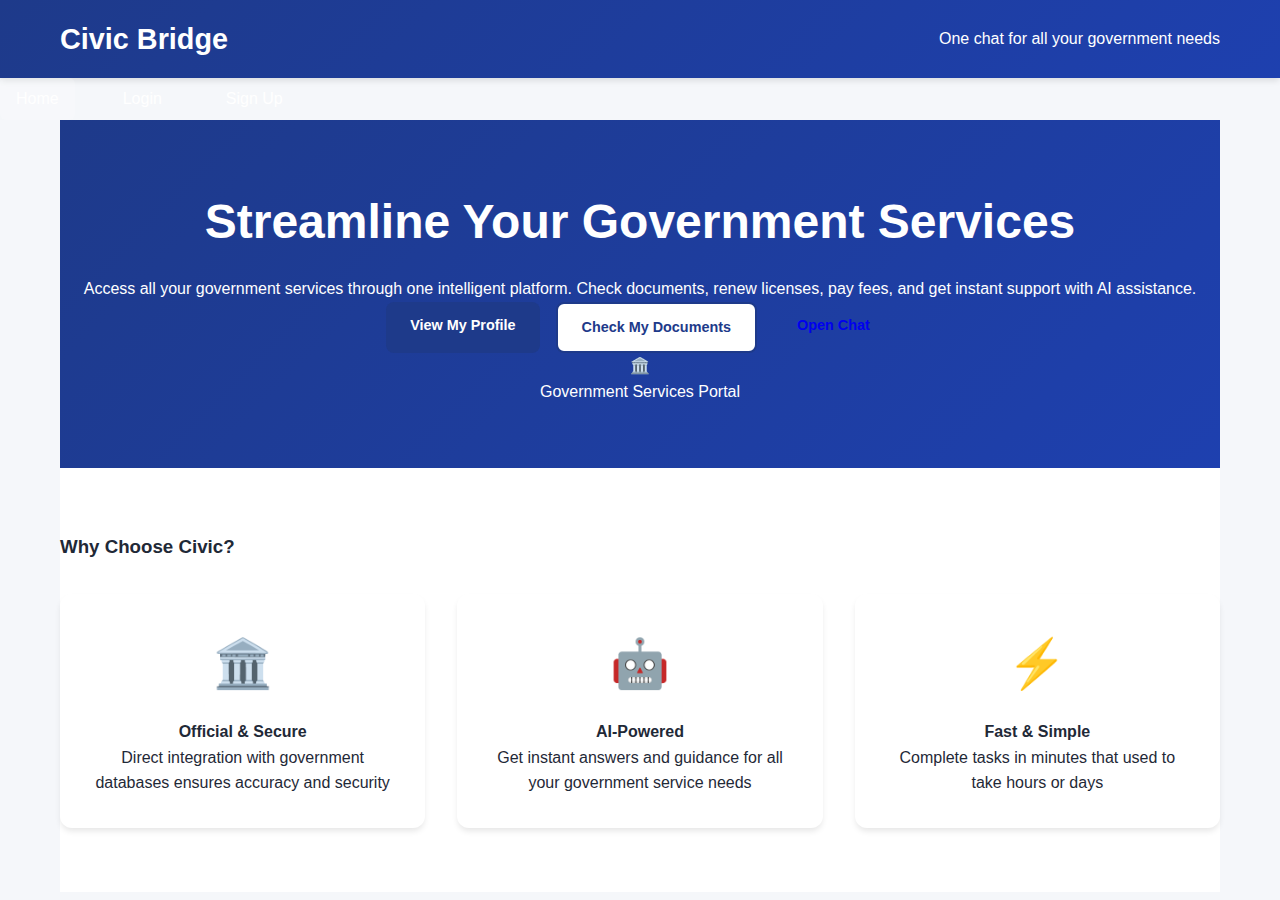
<file: index.html>
<!DOCTYPE html>
<html lang="en">
<head>
    <meta charset="UTF-8">
    <meta name="viewport" content="width=device-width, initial-scale=1.0">
    <title>Civic Bridge - Government Digital Assistant</title>
    <link rel="stylesheet" href="style.css">
</head>
<body>
    <!-- Header -->
    <header class="header">
        <div class="container">
            <div class="header-content">
                <h1 class="logo">Civic Bridge</h1>
                <p class="tagline">One chat for all your government needs</p>
            </div>
        </div>
    </header>

    <!-- Navigation -->
    <nav class="nav">
        <div class="container">
            <ul class="nav-links">
                <li><a href="index.html" class="nav-link active">Home</a></li>
                <li><a href="profile.html" class="nav-link">Profile</a></li>
                <li><a href="chat.html" class="nav-link">Chat</a></li>
                <li><a href="dashboard.html" class="nav-link">Dashboard</a></li>
            </ul>
        </div>
    </nav>

    <!-- Main Content -->
    <main class="main">
        <div class="container">
            <!-- Hero Section -->
            <section class="hero">
                <div class="hero-content">
                    <div class="hero-text">
                        <h2 class="hero-title">Streamline Your Government Services</h2>
                        <p class="hero-description">
                            Access all your government services through one intelligent platform. 
                            Check documents, renew licenses, pay fees, and get instant support with AI assistance.
                        </p>
                        <div class="hero-buttons">
                            <a href="profile.html" class="btn btn-primary">View My Profile</a>
                            <a href="dashboard.html" class="btn btn-secondary">Check My Documents</a>
                            <a href="chat.html" class="btn btn-accent">Open Chat</a>
                        </div>
                    </div>
                    <div class="hero-image">
                        <div class="hero-placeholder">
                            <div class="placeholder-icon">🏛️</div>
                            <p>Government Services Portal</p>
                        </div>
                    </div>
                </div>
            </section>

            <!-- Features Section -->
            <section class="features">
                <h3 class="features-title">Why Choose Civic?</h3>
                <div class="features-grid">
                    <div class="feature-card">
                        <div class="feature-icon">🏛️</div>
                        <h4>Official & Secure</h4>
                        <p>Direct integration with government databases ensures accuracy and security</p>
                    </div>
                    <div class="feature-card">
                        <div class="feature-icon">🤖</div>
                        <h4>AI-Powered</h4>
                        <p>Get instant answers and guidance for all your government service needs</p>
                    </div>
                    <div class="feature-card">
                        <div class="feature-icon">⚡</div>
                        <h4>Fast & Simple</h4>
                        <p>Complete tasks in minutes that used to take hours or days</p>
                    </div>
                </div>
            </section>
        </div>
    </main>

    <script src="script.js"></script>
</body>
</html>
</file>
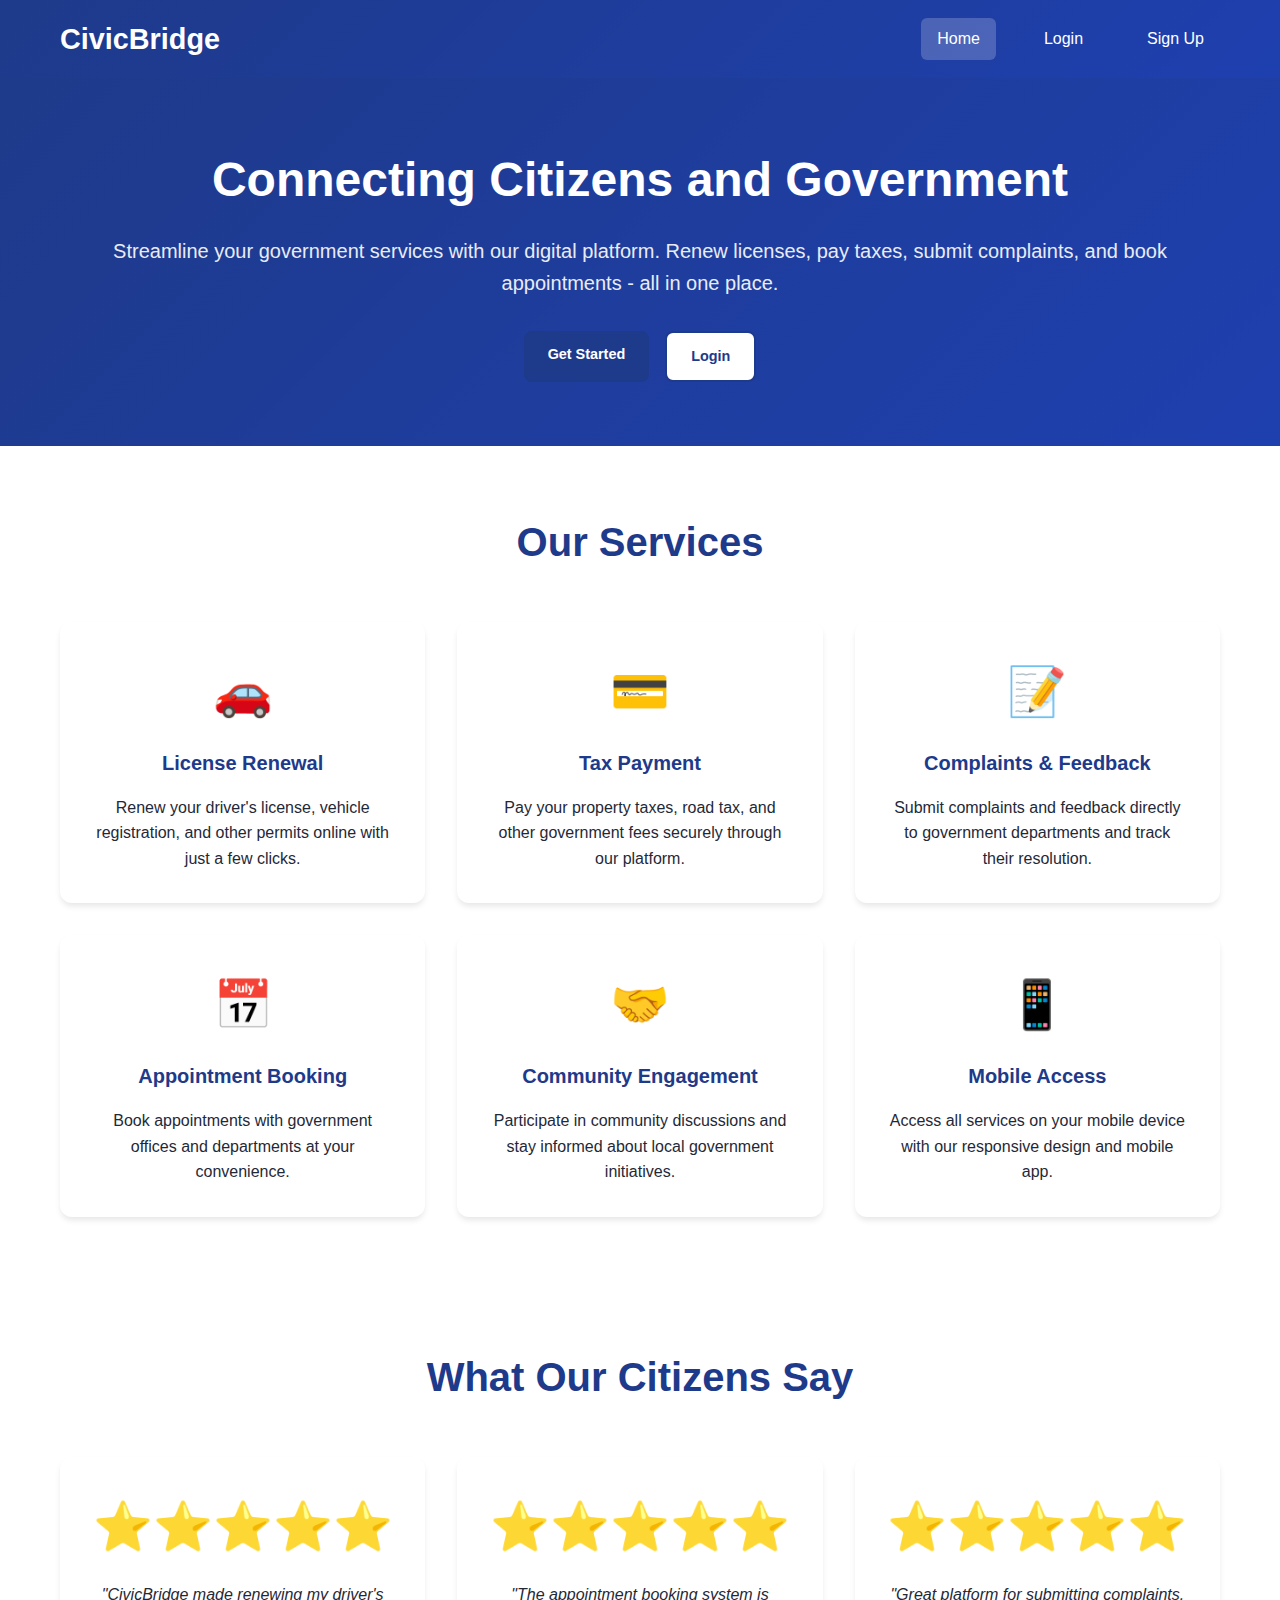
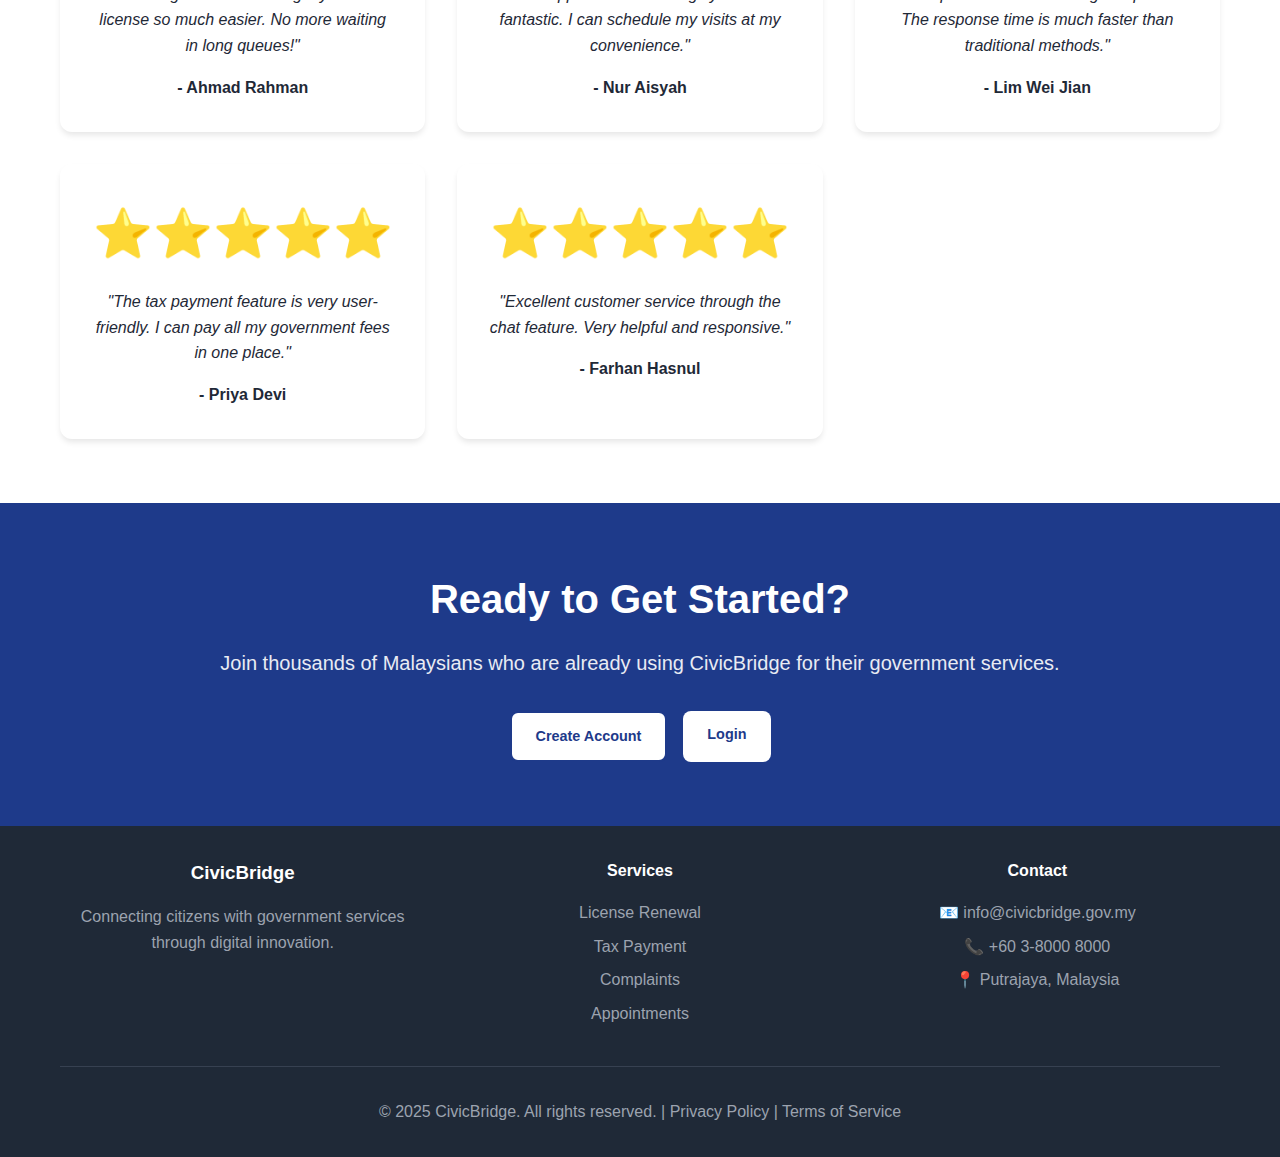
<file: civicbridge-app/index.html>
<!DOCTYPE html>
<html lang="en">
<head>
    <meta charset="UTF-8">
    <meta name="viewport" content="width=device-width, initial-scale=1.0">
    <title>CivicBridge - Malaysian Government Service Portal</title>
    <link rel="stylesheet" href="style.css">
</head>
<body>
    <!-- Header -->
    <header class="header">
        <div class="container">
            <div class="header-content">
                <a href="index.html" class="logo">CivicBridge</a>
                <nav class="nav">
                    <a href="index.html" class="active">Home</a>
                    <a href="login.html">Login</a>
                    <a href="signup.html">Sign Up</a>
                </nav>
            </div>
        </div>
    </header>

    <!-- Hero Section -->
    <section class="hero">
        <div class="container">
            <h1 class="hero-title">Connecting Citizens and Government</h1>
            <p class="hero-subtitle">Streamline your government services with our digital platform. Renew licenses, pay taxes, submit complaints, and book appointments - all in one place.</p>
            <div class="hero-buttons">
                <a href="signup.html" class="btn btn-primary">Get Started</a>
                <a href="login.html" class="btn btn-secondary">Login</a>
            </div>
        </div>
    </section>

    <!-- Features Section -->
    <section class="features">
        <div class="container">
            <h2 style="text-align: center; font-size: 2.5rem; color: var(--primary-blue); margin-bottom: 3rem;">Our Services</h2>
            <div class="features-grid">
                <div class="feature-card">
                    <div class="feature-icon">🚗</div>
                    <h3 class="feature-title">License Renewal</h3>
                    <p>Renew your driver's license, vehicle registration, and other permits online with just a few clicks.</p>
                </div>
                <div class="feature-card">
                    <div class="feature-icon">💳</div>
                    <h3 class="feature-title">Tax Payment</h3>
                    <p>Pay your property taxes, road tax, and other government fees securely through our platform.</p>
                </div>
                <div class="feature-card">
                    <div class="feature-icon">📝</div>
                    <h3 class="feature-title">Complaints & Feedback</h3>
                    <p>Submit complaints and feedback directly to government departments and track their resolution.</p>
                </div>
                <div class="feature-card">
                    <div class="feature-icon">📅</div>
                    <h3 class="feature-title">Appointment Booking</h3>
                    <p>Book appointments with government offices and departments at your convenience.</p>
                </div>
                <div class="feature-card">
                    <div class="feature-icon">🤝</div>
                    <h3 class="feature-title">Community Engagement</h3>
                    <p>Participate in community discussions and stay informed about local government initiatives.</p>
                </div>
                <div class="feature-card">
                    <div class="feature-icon">📱</div>
                    <h3 class="feature-title">Mobile Access</h3>
                    <p>Access all services on your mobile device with our responsive design and mobile app.</p>
                </div>
            </div>
        </div>
    </section>

    <!-- Testimonials Section -->
    <section style="background: var(--white); padding: 4rem 0;">
        <div class="container">
            <h2 style="text-align: center; font-size: 2.5rem; color: var(--primary-blue); margin-bottom: 3rem;">What Our Citizens Say</h2>
            <div class="features-grid">
                <div class="feature-card">
                    <div style="font-size: 3rem; margin-bottom: 1rem;">⭐⭐⭐⭐⭐</div>
                    <p style="font-style: italic; margin-bottom: 1rem;">"CivicBridge made renewing my driver's license so much easier. No more waiting in long queues!"</p>
                    <strong>- Ahmad Rahman</strong>
                </div>
                <div class="feature-card">
                    <div style="font-size: 3rem; margin-bottom: 1rem;">⭐⭐⭐⭐⭐</div>
                    <p style="font-style: italic; margin-bottom: 1rem;">"The appointment booking system is fantastic. I can schedule my visits at my convenience."</p>
                    <strong>- Nur Aisyah</strong>
                </div>
                <div class="feature-card">
                    <div style="font-size: 3rem; margin-bottom: 1rem;">⭐⭐⭐⭐⭐</div>
                    <p style="font-style: italic; margin-bottom: 1rem;">"Great platform for submitting complaints. The response time is much faster than traditional methods."</p>
                    <strong>- Lim Wei Jian</strong>
                </div>
                <div class="feature-card">
                    <div style="font-size: 3rem; margin-bottom: 1rem;">⭐⭐⭐⭐⭐</div>
                    <p style="font-style: italic; margin-bottom: 1rem;">"The tax payment feature is very user-friendly. I can pay all my government fees in one place."</p>
                    <strong>- Priya Devi</strong>
                </div>
                <div class="feature-card">
                    <div style="font-size: 3rem; margin-bottom: 1rem;">⭐⭐⭐⭐⭐</div>
                    <p style="font-style: italic; margin-bottom: 1rem;">"Excellent customer service through the chat feature. Very helpful and responsive."</p>
                    <strong>- Farhan Hasnul</strong>
                </div>
            </div>
        </div>
    </section>

    <!-- CTA Section -->
    <section style="background: var(--primary-blue); color: var(--white); padding: 4rem 0; text-align: center;">
        <div class="container">
            <h2 style="font-size: 2.5rem; margin-bottom: 1rem;">Ready to Get Started?</h2>
            <p style="font-size: 1.25rem; margin-bottom: 2rem; opacity: 0.9;">Join thousands of Malaysians who are already using CivicBridge for their government services.</p>
            <div class="hero-buttons">
                <a href="signup.html" class="btn btn-secondary">Create Account</a>
                <a href="login.html" class="btn" style="background: var(--white); color: var(--primary-blue);">Login</a>
            </div>
        </div>
    </section>

    <!-- Footer -->
    <footer class="footer">
        <div class="container">
            <div style="display: grid; grid-template-columns: repeat(auto-fit, minmax(250px, 1fr)); gap: 2rem; margin-bottom: 2rem;">
                <div>
                    <h3 style="color: var(--white); margin-bottom: 1rem;">CivicBridge</h3>
                    <p style="color: #9CA3AF;">Connecting citizens with government services through digital innovation.</p>
                </div>
                <div>
                    <h4 style="color: var(--white); margin-bottom: 1rem;">Services</h4>
                    <ul style="list-style: none; color: #9CA3AF;">
                        <li style="margin-bottom: 0.5rem;">License Renewal</li>
                        <li style="margin-bottom: 0.5rem;">Tax Payment</li>
                        <li style="margin-bottom: 0.5rem;">Complaints</li>
                        <li style="margin-bottom: 0.5rem;">Appointments</li>
                    </ul>
                </div>
                <div>
                    <h4 style="color: var(--white); margin-bottom: 1rem;">Contact</h4>
                    <p style="color: #9CA3AF; margin-bottom: 0.5rem;">📧 info@civicbridge.gov.my</p>
                    <p style="color: #9CA3AF; margin-bottom: 0.5rem;">📞 +60 3-8000 8000</p>
                    <p style="color: #9CA3AF;">📍 Putrajaya, Malaysia</p>
                </div>
            </div>
            <div style="border-top: 1px solid #374151; padding-top: 2rem; text-align: center; color: #9CA3AF;">
                <p>&copy; 2025 CivicBridge. All rights reserved. | Privacy Policy | Terms of Service</p>
            </div>
        </div>
    </footer>

    <script src="script.js"></script>
</body>
</html>
</file>
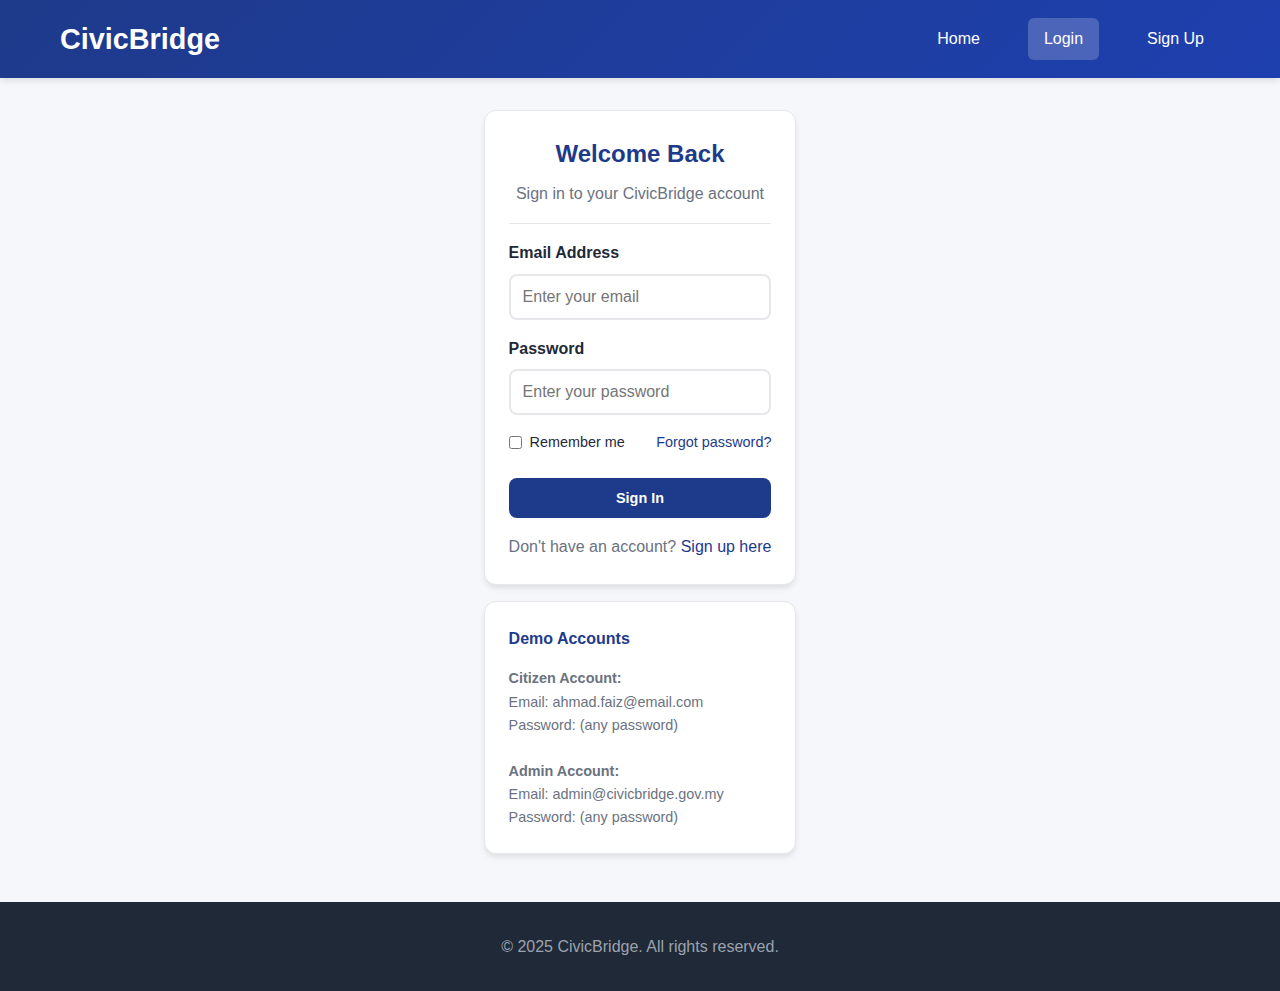
<file: admin_dashboard.html>
<!DOCTYPE html>
<html lang="en">
<head>
    <meta charset="UTF-8">
    <meta name="viewport" content="width=device-width, initial-scale=1.0">
    <title>Admin Dashboard - CivicBridge</title>
    <link rel="stylesheet" href="style.css">
</head>
<body>
    <!-- Header -->
    <header class="header">
        <div class="container">
            <div class="header-content">
                <a href="index.html" class="logo">CivicBridge</a>
                <nav class="nav">
                    <!-- Navigation will be populated by JavaScript -->
                </nav>
            </div>
        </div>
    </header>

    <!-- Main Content -->
    <main>
        <div class="container">
            <div class="dashboard">
                <!-- Sidebar -->
                <aside class="sidebar">
                    <h3 style="color: var(--primary-blue); margin-bottom: 1.5rem;">Admin Panel</h3>
                    <ul class="sidebar-nav">
                        <li><a href="#overview" class="active">📊 Overview</a></li>
                        <li><a href="#pending">⏳ Pending Requests</a></li>
                        <li><a href="#all-requests">📋 All Requests</a></li>
                        <li><a href="#analytics">📈 Analytics</a></li>
                        <li><a href="#users">👥 User Management</a></li>
                        <li><a href="#settings">⚙️ Settings</a></li>
                    </ul>
                </aside>

                <!-- Main Content Area -->
                <div class="main-content">
                    <!-- Overview Section -->
                    <div id="overview">
                        <h2 style="color: var(--primary-blue); margin-bottom: 2rem;">Admin Dashboard</h2>
                        
                        <!-- Analytics Cards -->
                        <div id="analyticsContainer">
                            <!-- Analytics will be populated by JavaScript -->
                        </div>

                        <!-- Recent Activity -->
                        <div class="card" style="margin-top: 2rem;">
                            <h3 style="color: var(--primary-blue); margin-bottom: 1rem;">Recent Activity</h3>
                            <div style="display: grid; gap: 1rem;">
                                <div style="display: flex; align-items: center; gap: 1rem; padding: 1rem; background: var(--neutral-bg); border-radius: 8px;">
                                    <div style="font-size: 1.5rem;">📝</div>
                                    <div>
                                        <strong>New License Renewal Request</strong>
                                        <p style="color: var(--text-gray); margin: 0.25rem 0; font-size: 0.9rem;">Ahmad Faiz submitted a driver's license renewal request</p>
                                        <small style="color: var(--text-gray);">2 hours ago</small>
                                    </div>
                                </div>
                                <div style="display: flex; align-items: center; gap: 1rem; padding: 1rem; background: var(--neutral-bg); border-radius: 8px;">
                                    <div style="font-size: 1.5rem;">✅</div>
                                    <div>
                                        <strong>Request Approved</strong>
                                        <p style="color: var(--text-gray); margin: 0.25rem 0; font-size: 0.9rem;">Nur Aisyah's passport renewal was approved</p>
                                        <small style="color: var(--text-gray);">4 hours ago</small>
                                    </div>
                                </div>
                                <div style="display: flex; align-items: center; gap: 1rem; padding: 1rem; background: var(--neutral-bg); border-radius: 8px;">
                                    <div style="font-size: 1.5rem;">❌</div>
                                    <div>
                                        <strong>Request Rejected</strong>
                                        <p style="color: var(--text-gray); margin: 0.25rem 0; font-size: 0.9rem;">Lim Wei Jian's ID replacement was rejected due to incomplete documentation</p>
                                        <small style="color: var(--text-gray);">1 day ago</small>
                                    </div>
                                </div>
                            </div>
                        </div>
                    </div>

                    <!-- Pending Requests Section -->
                    <div id="pending" style="display: none;">
                        <h2 style="color: var(--primary-blue); margin-bottom: 2rem;">Pending Requests</h2>
                        <div id="pendingRequestsContainer">
                            <!-- Pending requests will be populated by JavaScript -->
                        </div>
                    </div>

                    <!-- All Requests Section -->
                    <div id="all-requests" style="display: none;">
                        <h2 style="color: var(--primary-blue); margin-bottom: 2rem;">All Requests</h2>
                        <div style="margin-bottom: 1rem;">
                            <select class="form-input" style="width: 200px; display: inline-block;">
                                <option>All Status</option>
                                <option>Pending</option>
                                <option>Approved</option>
                                <option>Rejected</option>
                            </select>
                            <input type="text" class="form-input" placeholder="Search requests..." style="width: 300px; display: inline-block; margin-left: 1rem;">
                        </div>
                        <div id="allRequestsContainer">
                            <!-- All requests will be populated by JavaScript -->
                        </div>
                    </div>

                    <!-- Analytics Section -->
                    <div id="analytics" style="display: none;">
                        <h2 style="color: var(--primary-blue); margin-bottom: 2rem;">Analytics & Reports</h2>
                        
                        <div style="display: grid; grid-template-columns: 1fr 1fr; gap: 2rem; margin-bottom: 2rem;">
                            <div class="card">
                                <h3 style="color: var(--primary-blue); margin-bottom: 1rem;">Request Trends</h3>
                                <div style="height: 200px; background: var(--neutral-bg); border-radius: 8px; display: flex; align-items: center; justify-content: center; color: var(--text-gray);">
                                    📊 Chart Placeholder
                                </div>
                            </div>
                            <div class="card">
                                <h3 style="color: var(--primary-blue); margin-bottom: 1rem;">Service Distribution</h3>
                                <div style="height: 200px; background: var(--neutral-bg); border-radius: 8px; display: flex; align-items: center; justify-content: center; color: var(--text-gray);">
                                    🥧 Pie Chart Placeholder
                                </div>
                            </div>
                        </div>

                        <div class="card">
                            <h3 style="color: var(--primary-blue); margin-bottom: 1rem;">Monthly Report</h3>
                            <div style="overflow-x: auto;">
                                <table class="table">
                                    <thead>
                                        <tr>
                                            <th>Month</th>
                                            <th>Total Requests</th>
                                            <th>Approved</th>
                                            <th>Rejected</th>
                                            <th>Pending</th>
                                        </tr>
                                    </thead>
                                    <tbody>
                                        <tr>
                                            <td>September 2025</td>
                                            <td>45</td>
                                            <td>32</td>
                                            <td>8</td>
                                            <td>5</td>
                                        </tr>
                                        <tr>
                                            <td>August 2025</td>
                                            <td>38</td>
                                            <td>28</td>
                                            <td>6</td>
                                            <td>4</td>
                                        </tr>
                                        <tr>
                                            <td>July 2025</td>
                                            <td>42</td>
                                            <td>30</td>
                                            <td>7</td>
                                            <td>5</td>
                                        </tr>
                                    </tbody>
                                </table>
                            </div>
                        </div>
                    </div>

                    <!-- User Management Section -->
                    <div id="users" style="display: none;">
                        <h2 style="color: var(--primary-blue); margin-bottom: 2rem;">User Management</h2>
                        
                        <div style="margin-bottom: 1rem;">
                            <input type="text" class="form-input" placeholder="Search users..." style="width: 300px; display: inline-block;">
                            <button class="btn btn-primary" style="margin-left: 1rem;">Search</button>
                        </div>

                        <div class="card">
                            <div style="overflow-x: auto;">
                                <table class="table">
                                    <thead>
                                        <tr>
                                            <th>Name</th>
                                            <th>Email</th>
                                            <th>IC Number</th>
                                            <th>Status</th>
                                            <th>Last Login</th>
                                            <th>Actions</th>
                                        </tr>
                                    </thead>
                                    <tbody>
                                        <tr>
                                            <td>Ahmad Faiz Bin Abdullah</td>
                                            <td>ahmad.faiz@email.com</td>
                                            <td>901215-10-1234</td>
                                            <td><span class="status-badge status-valid">Active</span></td>
                                            <td>Today</td>
                                            <td>
                                                <button class="btn btn-sm btn-secondary">View</button>
                                                <button class="btn btn-sm btn-warning">Suspend</button>
                                            </td>
                                        </tr>
                                        <tr>
                                            <td>Nur Aisyah Binti Ismail</td>
                                            <td>nur.aisyah@email.com</td>
                                            <td>880520-08-5678</td>
                                            <td><span class="status-badge status-valid">Active</span></td>
                                            <td>Yesterday</td>
                                            <td>
                                                <button class="btn btn-sm btn-secondary">View</button>
                                                <button class="btn btn-sm btn-warning">Suspend</button>
                                            </td>
                                        </tr>
                                        <tr>
                                            <td>Lim Wei Jian</td>
                                            <td>lim.weijian@email.com</td>
                                            <td>920310-05-9012</td>
                                            <td><span class="status-badge status-expired">Suspended</span></td>
                                            <td>3 days ago</td>
                                            <td>
                                                <button class="btn btn-sm btn-secondary">View</button>
                                                <button class="btn btn-sm btn-success">Activate</button>
                                            </td>
                                        </tr>
                                    </tbody>
                                </table>
                            </div>
                        </div>
                    </div>

                    <!-- Settings Section -->
                    <div id="settings" style="display: none;">
                        <h2 style="color: var(--primary-blue); margin-bottom: 2rem;">System Settings</h2>
                        
                        <div class="card">
                            <h3 style="color: var(--primary-blue); margin-bottom: 1rem;">General Settings</h3>
                            <form>
                                <div class="form-group">
                                    <label class="form-label">System Name</label>
                                    <input type="text" class="form-input" value="CivicBridge" readonly>
                                </div>
                                <div class="form-group">
                                    <label class="form-label">Maintenance Mode</label>
                                    <label style="display: flex; align-items: center; gap: 0.5rem;">
                                        <input type="checkbox">
                                        Enable maintenance mode
                                    </label>
                                </div>
                                <div class="form-group">
                                    <label class="form-label">Auto-approve License Renewals</label>
                                    <label style="display: flex; align-items: center; gap: 0.5rem;">
                                        <input type="checkbox" checked>
                                        Enable auto-approval for standard renewals
                                    </label>
                                </div>
                                <button type="submit" class="btn btn-primary">Save Settings</button>
                            </form>
                        </div>
                    </div>
                </div>
            </div>
        </div>
    </main>

    <script src="script.js"></script>
    <script>
        // Sidebar navigation
        document.addEventListener('DOMContentLoaded', function() {
            const sidebarLinks = document.querySelectorAll('.sidebar-nav a');
            const sections = document.querySelectorAll('.main-content > div');
            
            sidebarLinks.forEach(link => {
                link.addEventListener('click', function(e) {
                    e.preventDefault();
                    
                    // Remove active class from all links
                    sidebarLinks.forEach(l => l.classList.remove('active'));
                    // Add active class to clicked link
                    this.classList.add('active');
                    
                    // Hide all sections
                    sections.forEach(section => section.style.display = 'none');
                    
                    // Show target section
                    const targetId = this.getAttribute('href').substring(1);
                    const targetSection = document.getElementById(targetId);
                    if (targetSection) {
                        targetSection.style.display = 'block';
                    }
                });
            });
        });
    </script>
</body>
</html>
</file>
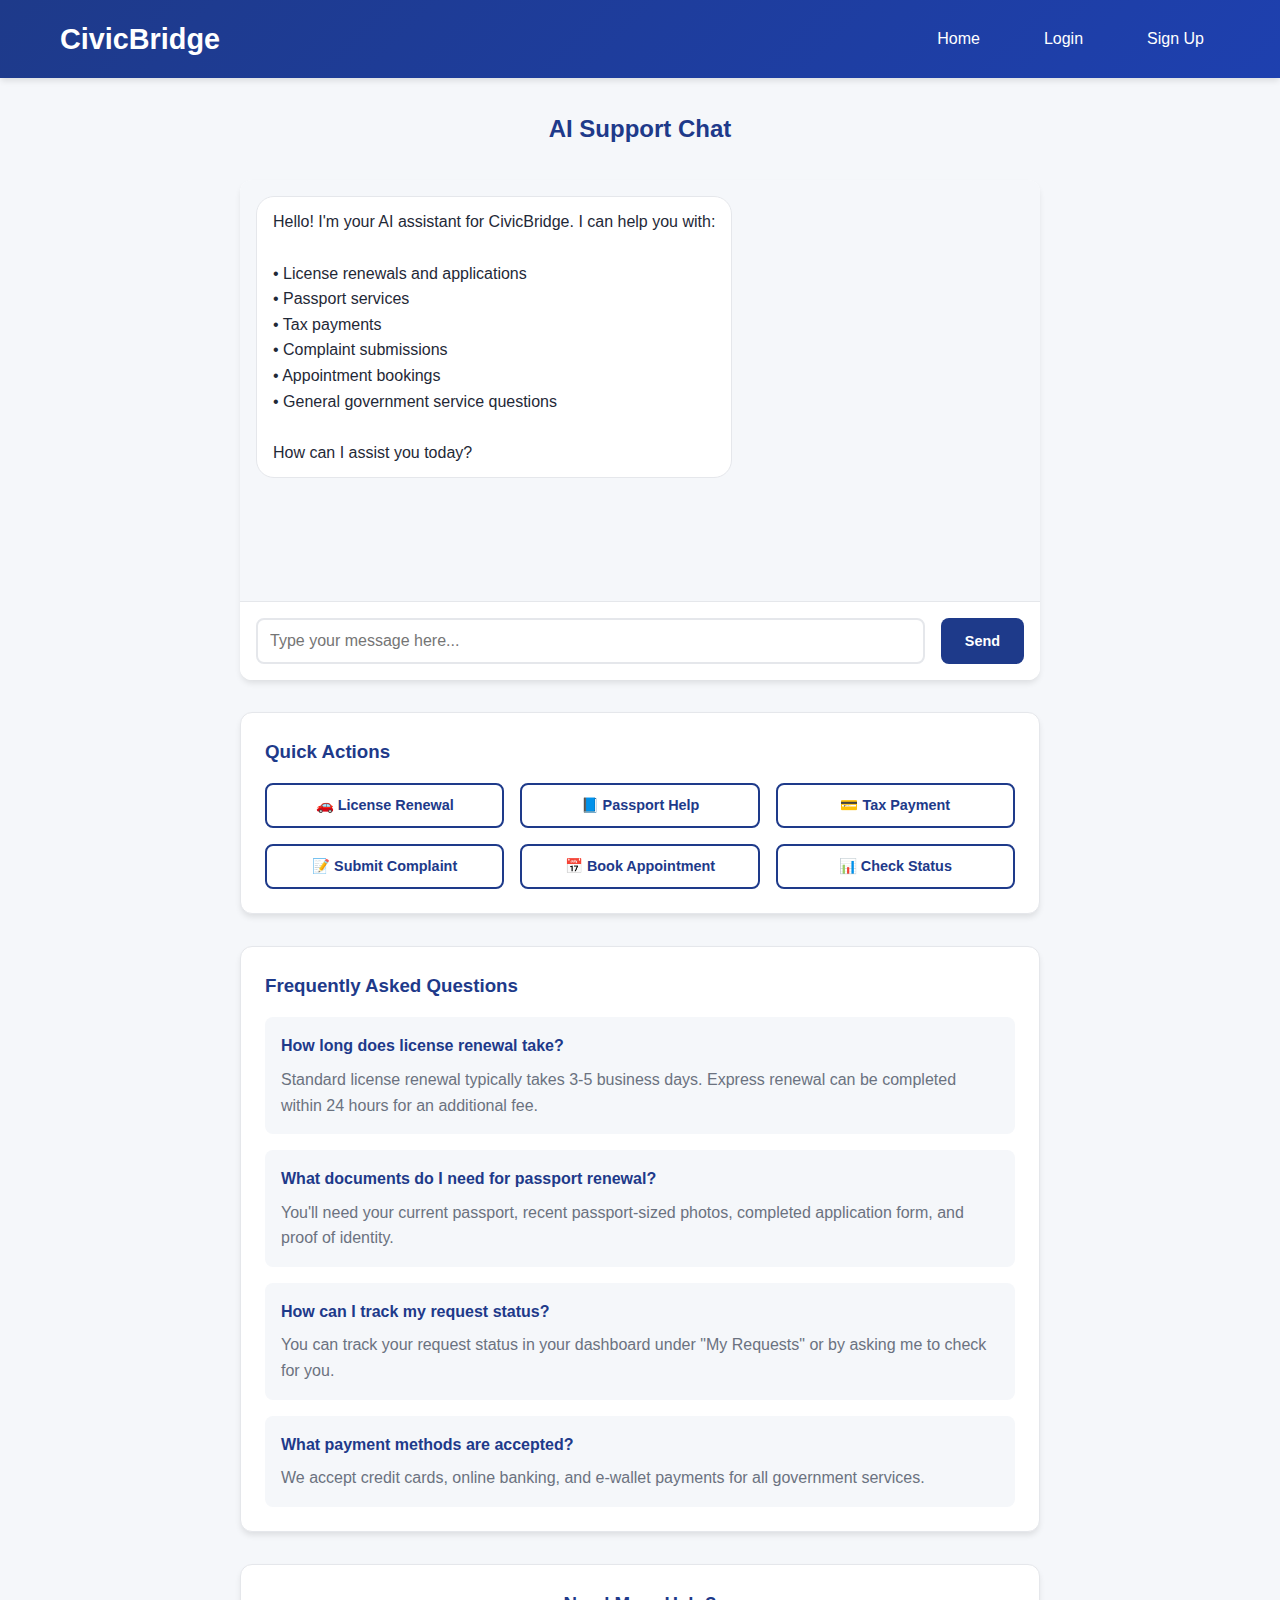
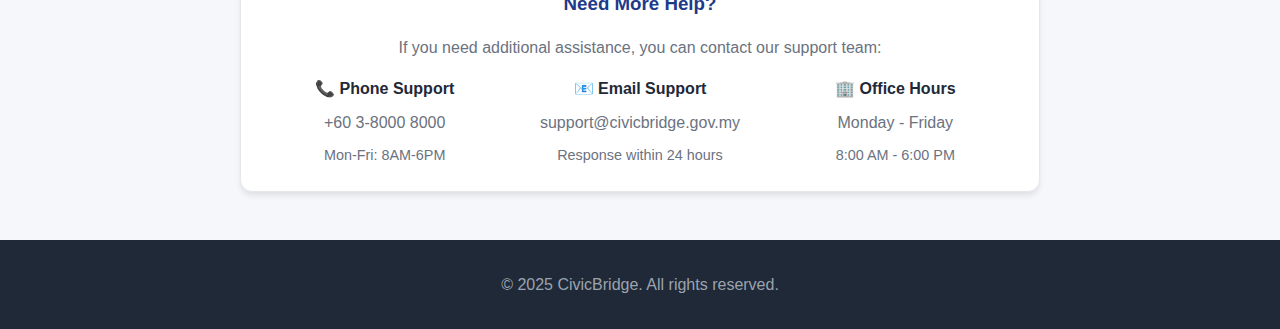
<file: chat.html>
<!DOCTYPE html>
<html lang="en">
<head>
    <meta charset="UTF-8">
    <meta name="viewport" content="width=device-width, initial-scale=1.0">
    <title>Chat Support - CivicBridge</title>
    <link rel="stylesheet" href="style.css">
</head>
<body>
    <!-- Header -->
    <header class="header">
        <div class="container">
            <div class="header-content">
                <a href="index.html" class="logo">CivicBridge</a>
                <nav class="nav">
                    <!-- Navigation will be populated by JavaScript -->
                </nav>
            </div>
        </div>
    </header>

    <!-- Main Content -->
    <main style="padding: 2rem 0;">
        <div class="container">
            <div style="max-width: 800px; margin: 0 auto;">
                <h2 style="color: var(--primary-blue); margin-bottom: 2rem; text-align: center;">AI Support Chat</h2>
                
                <div class="chat-container">
                    <div class="chat-messages" id="chatMessages">
                        <div class="message ai-message">
                            <div class="message-content">
                                Hello! I'm your AI assistant for CivicBridge. I can help you with:
                                <br><br>
                                • License renewals and applications
                                <br>• Passport services
                                <br>• Tax payments
                                <br>• Complaint submissions
                                <br>• Appointment bookings
                                <br>• General government service questions
                                <br><br>
                                How can I assist you today?
                            </div>
                        </div>
                    </div>
                    <div class="chat-input-container">
                        <input type="text" id="chatInput" placeholder="Type your message here..." class="chat-input">
                        <button id="sendButton" class="btn btn-primary">Send</button>
                    </div>
                </div>

                <!-- Quick Actions -->
                <div class="card" style="margin-top: 2rem;">
                    <h3 style="color: var(--primary-blue); margin-bottom: 1rem;">Quick Actions</h3>
                    <div style="display: grid; grid-template-columns: repeat(auto-fit, minmax(200px, 1fr)); gap: 1rem;">
                        <button class="btn btn-secondary" onclick="startLicenseRenewalFlow()">🚗 License Renewal</button>
                        <button class="btn btn-secondary" onclick="sendQuickMessage('I need help with passport renewal')">📘 Passport Help</button>
                        <button class="btn btn-secondary" onclick="sendQuickMessage('How do I pay my road tax?')">💳 Tax Payment</button>
                        <button class="btn btn-secondary" onclick="sendQuickMessage('I want to submit a complaint')">📝 Submit Complaint</button>
                        <button class="btn btn-secondary" onclick="sendQuickMessage('How do I book an appointment?')">📅 Book Appointment</button>
                        <button class="btn btn-secondary" onclick="sendQuickMessage('Check my request status')">📊 Check Status</button>
                    </div>
                </div>

                <!-- FAQ Section -->
                <div class="card" style="margin-top: 2rem;">
                    <h3 style="color: var(--primary-blue); margin-bottom: 1rem;">Frequently Asked Questions</h3>
                    <div style="display: grid; gap: 1rem;">
                        <div style="padding: 1rem; background: var(--neutral-bg); border-radius: 8px;">
                            <h4 style="color: var(--primary-blue); margin-bottom: 0.5rem;">How long does license renewal take?</h4>
                            <p style="color: var(--text-gray); margin: 0;">Standard license renewal typically takes 3-5 business days. Express renewal can be completed within 24 hours for an additional fee.</p>
                        </div>
                        <div style="padding: 1rem; background: var(--neutral-bg); border-radius: 8px;">
                            <h4 style="color: var(--primary-blue); margin-bottom: 0.5rem;">What documents do I need for passport renewal?</h4>
                            <p style="color: var(--text-gray); margin: 0;">You'll need your current passport, recent passport-sized photos, completed application form, and proof of identity.</p>
                        </div>
                        <div style="padding: 1rem; background: var(--neutral-bg); border-radius: 8px;">
                            <h4 style="color: var(--primary-blue); margin-bottom: 0.5rem;">How can I track my request status?</h4>
                            <p style="color: var(--text-gray); margin: 0;">You can track your request status in your dashboard under "My Requests" or by asking me to check for you.</p>
                        </div>
                        <div style="padding: 1rem; background: var(--neutral-bg); border-radius: 8px;">
                            <h4 style="color: var(--primary-blue); margin-bottom: 0.5rem;">What payment methods are accepted?</h4>
                            <p style="color: var(--text-gray); margin: 0;">We accept credit cards, online banking, and e-wallet payments for all government services.</p>
                        </div>
                    </div>
                </div>

                <!-- Contact Information -->
                <div class="card" style="margin-top: 2rem; text-align: center;">
                    <h3 style="color: var(--primary-blue); margin-bottom: 1rem;">Need More Help?</h3>
                    <p style="color: var(--text-gray); margin-bottom: 1rem;">If you need additional assistance, you can contact our support team:</p>
                    <div style="display: grid; grid-template-columns: repeat(auto-fit, minmax(200px, 1fr)); gap: 1rem;">
                        <div>
                            <strong>📞 Phone Support</strong>
                            <p style="color: var(--text-gray); margin: 0.5rem 0;">+60 3-8000 8000</p>
                            <p style="color: var(--text-gray); font-size: 0.9rem;">Mon-Fri: 8AM-6PM</p>
                        </div>
                        <div>
                            <strong>📧 Email Support</strong>
                            <p style="color: var(--text-gray); margin: 0.5rem 0;">support@civicbridge.gov.my</p>
                            <p style="color: var(--text-gray); font-size: 0.9rem;">Response within 24 hours</p>
                        </div>
                        <div>
                            <strong>🏢 Office Hours</strong>
                            <p style="color: var(--text-gray); margin: 0.5rem 0;">Monday - Friday</p>
                            <p style="color: var(--text-gray); font-size: 0.9rem;">8:00 AM - 6:00 PM</p>
                        </div>
                    </div>
                </div>
            </div>
        </div>
    </main>

    <!-- Footer -->
    <footer class="footer">
        <div class="container">
            <div style="text-align: center; color: #9CA3AF;">
                <p>&copy; 2025 CivicBridge. All rights reserved.</p>
            </div>
        </div>
    </footer>

    <script src="script.js"></script>
    <script>
        function sendQuickMessage(message) {
            const chatInput = document.getElementById('chatInput');
            chatInput.value = message;
            sendMessage();
        }
    </script>

    <div id="licenseModal" class="modal">
        <div class="modal-content">
            <div class="modal-header">
                <h3 class="modal-title">Driver's License Renewal</h3>
                <button class="modal-close" onclick="closeModal('licenseModal')">&times;</button>
            </div>
            <div class="modal-body">
                <form onsubmit="submitRenewalRequest(event)">
                    <div class="form-group">
                        <label class="form-label">Current License Number</label>
                        <input type="text" class="form-input" value="DL123456789" readonly>
                    </div>
                    <div class="form-group">
                        <label class="form-label">Renewal Type</label>
                        <select class="form-input">
                            <option>Standard Renewal (5 years)</option>
                            <option>Express Renewal (1 year)</option>
                        </select>
                    </div>
                    <div class="form-group">
                        <label class="form-label">Upload Documents</label>
                        <input type="file" class="form-input" accept=".pdf,.jpg,.png">
                    </div>
                   <button type="submit" class="btn btn-primary btn-full">Submit Renewal Request</button>
                </form>
            </div>
        </div>
    </div>
</body>
</html>
</file>
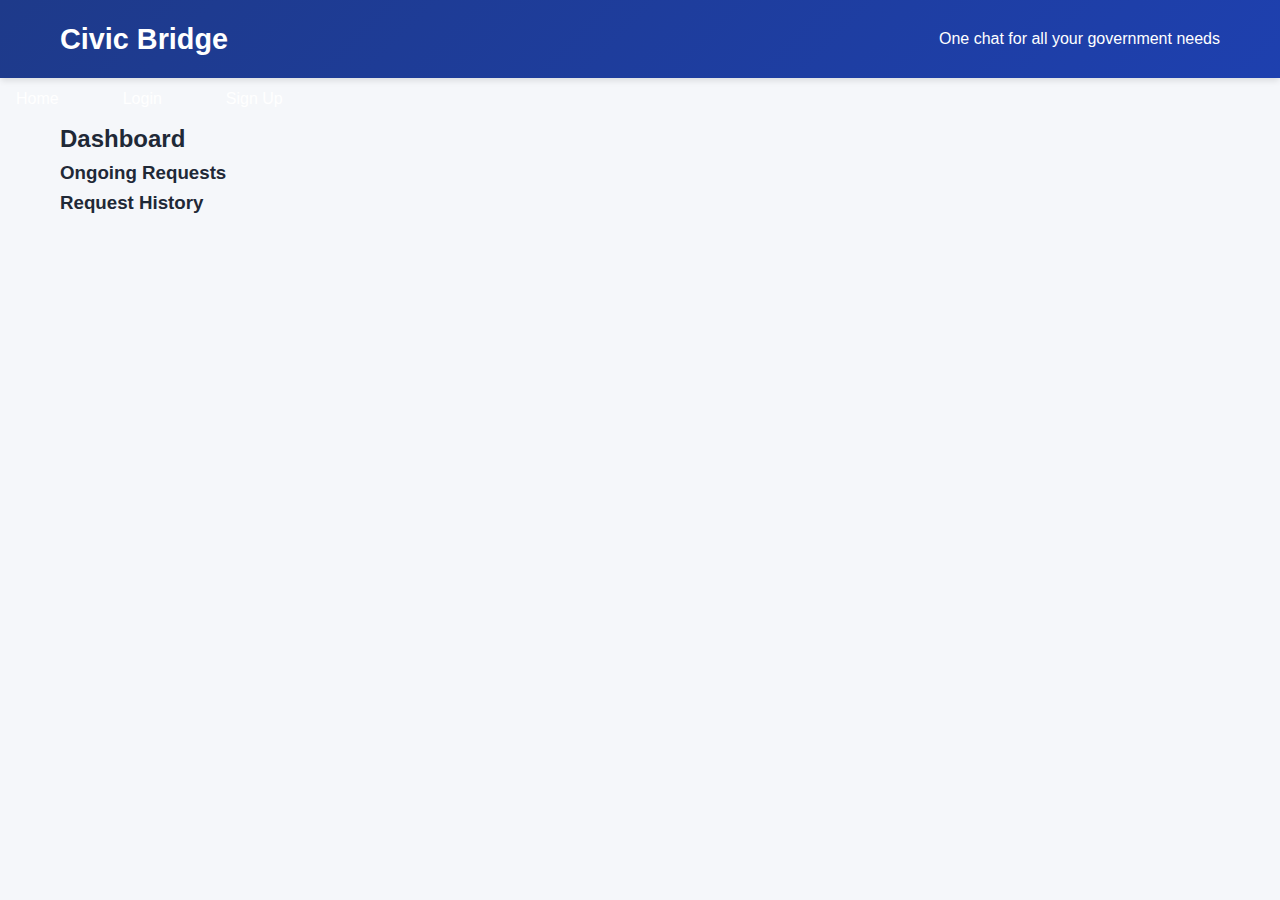
<file: dashboard.html>
<!DOCTYPE html>
<html lang="en">
<head>
    <meta charset="UTF-8">
    <meta name="viewport" content="width=device-width, initial-scale=1.0">
    <title>Dashboard - Civic Bridge</title>
    <link rel="stylesheet" href="style.css">
</head>
<body>
    <!-- Header -->
    <header class="header">
        <div class="container">
            <div class="header-content">
                <h1 class="logo">Civic Bridge</h1>
                <p class="tagline">One chat for all your government needs</p>
            </div>
        </div>
    </header>

    <!-- Navigation -->
    <nav class="nav">
        <div class="container">
            <ul class="nav-links">
                <li><a href="index.html" class="nav-link">Home</a></li>
                <li><a href="profile.html" class="nav-link">Profile</a></li>
                <li><a href="chat.html" class="nav-link">Chat</a></li>
                <li><a href="dashboard.html" class="nav-link active">Dashboard</a></li>
            </ul>
        </div>
    </nav>

    <!-- Main Content -->
    <main class="main">
        <div class="container">
            <h2 class="page-title">Dashboard</h2>
            <div class="dashboard-content">
                <div class="dashboard-section">
                    <h3>Ongoing Requests</h3>
                    <div id="ongoing-requests" class="requests-list">
                        <!-- Populated by JavaScript -->
                    </div>
                </div>
                <div class="dashboard-section">
                    <h3>Request History</h3>
                    <div id="request-history" class="requests-list">
                        <!-- Populated by JavaScript -->
                    </div>
                </div>
            </div>
        </div>
    </main>

    <script src="script.js"></script>
</body>
</html>
</file>
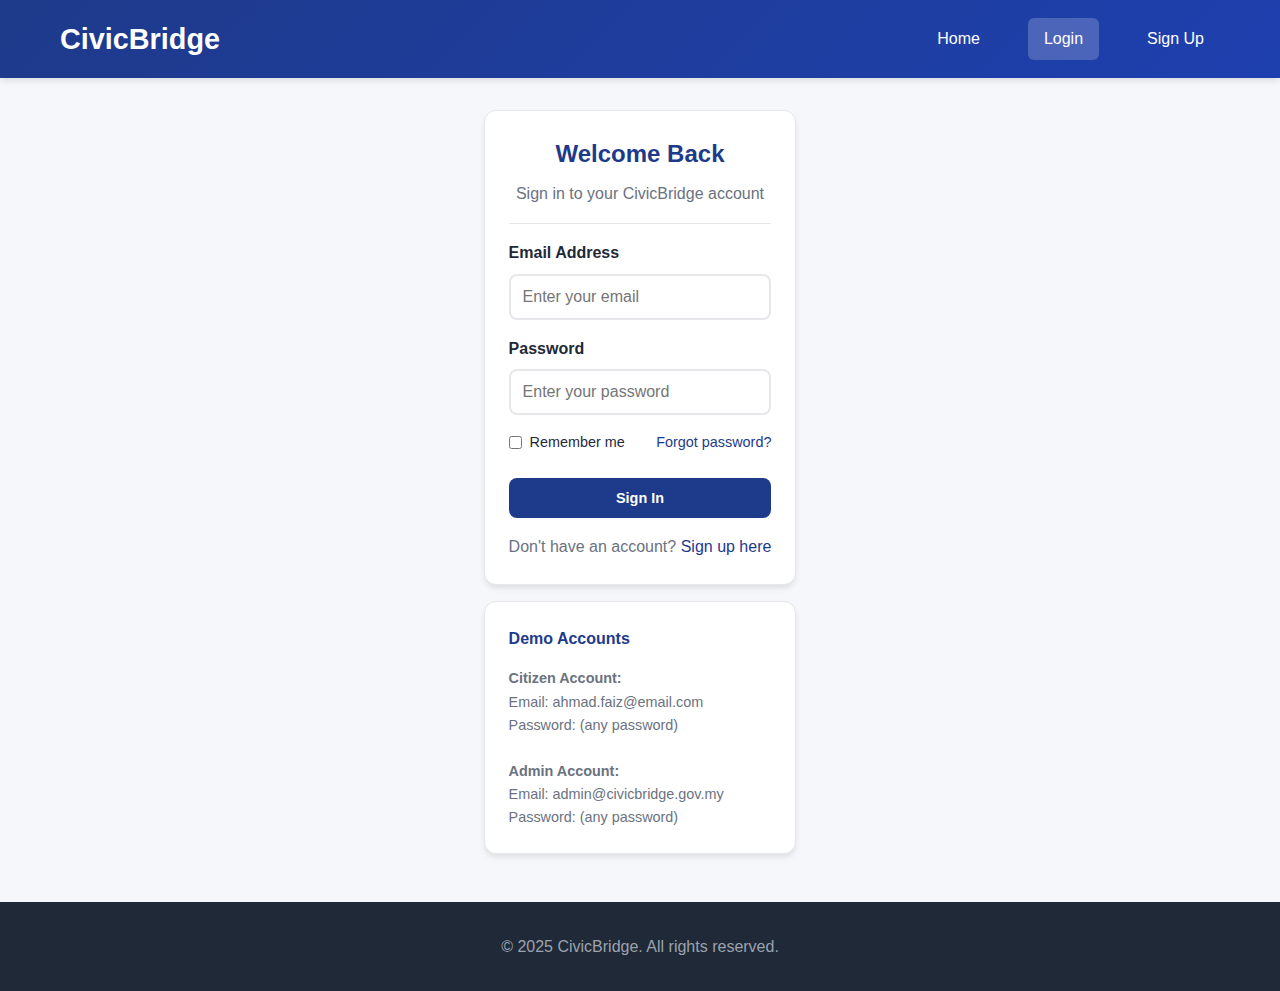
<file: login.html>
<!DOCTYPE html>
<html lang="en">
<head>
    <meta charset="UTF-8">
    <meta name="viewport" content="width=device-width, initial-scale=1.0">
    <title>Login - CivicBridge</title>
    <link rel="stylesheet" href="style.css">
</head>
<body>
    <!-- Header -->
    <header class="header">
        <div class="container">
            <div class="header-content">
                <a href="index.html" class="logo">CivicBridge</a>
                <nav class="nav">
                    <a href="index.html">Home</a>
                    <a href="login.html" class="active">Login</a>
                    <a href="signup.html">Sign Up</a>
                </nav>
            </div>
        </div>
    </header>

    <!-- Main Content -->
    <main style="min-height: calc(100vh - 200px); display: flex; align-items: center; justify-content: center; padding: 2rem 0;">
        <div class="container">
            <div style="max-width: 400px; margin: 0 auto;">
                <div class="card">
                    <div class="card-header">
                        <h2 style="text-align: center; color: var(--primary-blue); margin-bottom: 0.5rem;">Welcome Back</h2>
                        <p style="text-align: center; color: var(--text-gray);">Sign in to your CivicBridge account</p>
                    </div>
                    
                    <form id="loginForm">
                        <div class="form-group">
                            <label for="email" class="form-label">Email Address</label>
                            <input type="email" id="email" name="email" class="form-input" placeholder="Enter your email" required>
                        </div>
                        
                        <div class="form-group">
                            <label for="password" class="form-label">Password</label>
                            <input type="password" id="password" name="password" class="form-input" placeholder="Enter your password" required>
                        </div>
                        
                        <div style="display: flex; justify-content: space-between; align-items: center; margin-bottom: 1.5rem;">
                            <label style="display: flex; align-items: center; gap: 0.5rem; font-size: 0.9rem;">
                                <input type="checkbox" name="remember">
                                Remember me
                            </label>
                            <a href="#" style="color: var(--primary-blue); text-decoration: none; font-size: 0.9rem;">Forgot password?</a>
                        </div>
                        
                        <button type="submit" class="btn btn-primary" style="width: 100%; margin-bottom: 1rem;">Sign In</button>
                        
                        <div style="text-align: center;">
                            <p style="color: var(--text-gray);">Don't have an account? <a href="signup.html" style="color: var(--primary-blue); text-decoration: none;">Sign up here</a></p>
                        </div>
                    </form>
                </div>
                
                <!-- Demo Accounts -->
                <div class="card" style="margin-top: 1rem;">
                    <h4 style="color: var(--primary-blue); margin-bottom: 1rem;">Demo Accounts</h4>
                    <div style="font-size: 0.9rem; color: var(--text-gray);">
                        <p><strong>Citizen Account:</strong></p>
                        <p>Email: ahmad.faiz@email.com</p>
                        <p>Password: (any password)</p>
                        <br>
                        <p><strong>Admin Account:</strong></p>
                        <p>Email: admin@civicbridge.gov.my</p>
                        <p>Password: (any password)</p>
                    </div>
                </div>
            </div>
        </div>
    </main>

    <!-- Footer -->
    <footer class="footer">
        <div class="container">
            <div style="text-align: center; color: #9CA3AF;">
                <p>&copy; 2025 CivicBridge. All rights reserved.</p>
            </div>
        </div>
    </footer>

    <script src="script.js"></script>
</body>
</html>
</file>
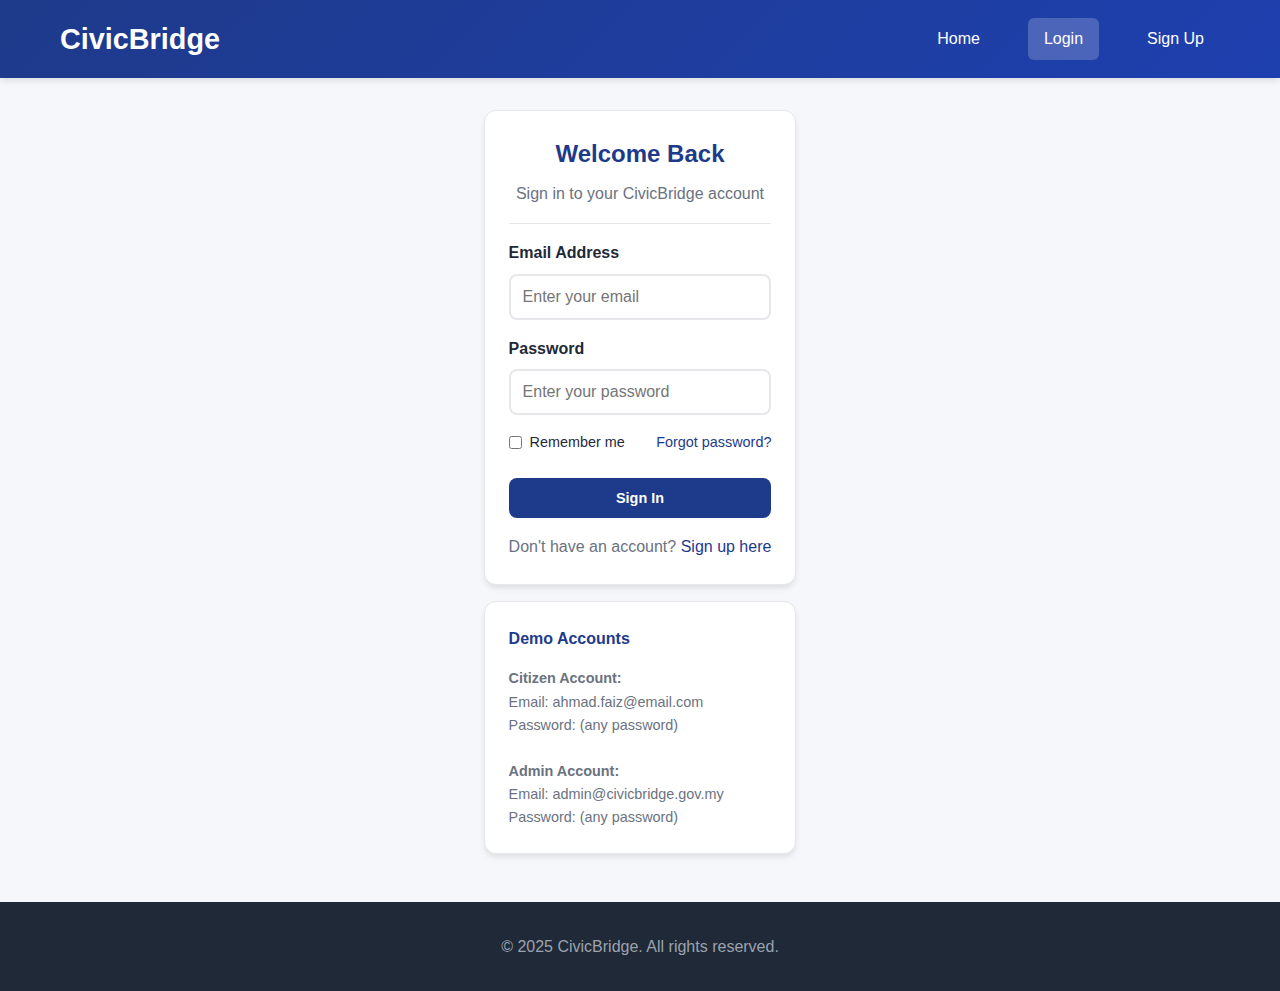
<file: profile.html>
<!DOCTYPE html>
<html lang="en">
<head>
    <meta charset="UTF-8">
    <meta name="viewport" content="width=device-width, initial-scale=1.0">
    <title>Profile - Civic Bridge</title>
    <link rel="stylesheet" href="style.css">
</head>
<body>
    <!-- Header -->
    <header class="header">
        <div class="container">
            <div class="header-content">
                <h1 class="logo">Civic Bridge</h1>
                <p class="tagline">One chat for all your government needs</p>
            </div>
        </div>
    </header>

    <!-- Navigation -->
    <nav class="nav">
        <div class="container">
            <ul class="nav-links">
                <li><a href="index.html" class="nav-link">Home</a></li>
                <li><a href="profile.html" class="nav-link active">Profile</a></li>
                <li><a href="chat.html" class="nav-link">Chat</a></li>
                <li><a href="dashboard.html" class="nav-link">Dashboard</a></li>
            </ul>
        </div>
    </nav>

    <!-- Main Content -->
    <main class="main">
        <div class="container">
            <h2 class="page-title">My Profile</h2>
            <div class="profile-content">
                <div class="profile-card">
                    <h3>Personal Information</h3>
                    <div class="profile-info">
                        <div class="info-item">
                            <label>Name:</label>
                            <span id="profile-name">John Doe</span>
                        </div>
                        <div class="info-item">
                            <label>ID Number:</label>
                            <span id="profile-id">ID123456789</span>
                        </div>
                        <div class="info-item">
                            <label>Date of Birth:</label>
                            <span id="profile-dob">January 15, 1985</span>
                        </div>
                        <div class="info-item">
                            <label>Email:</label>
                            <span id="profile-email">john.doe@email.com</span>
                        </div>
                        <div class="info-item">
                            <label>Address:</label>
                            <span id="profile-address">123 Main St, City, State 12345</span>
                        </div>
                        <div class="info-item">
                            <label>Phone:</label>
                            <span id="profile-phone">+1 (555) 123-4567</span>
                        </div>
                    </div>
                    <button class="btn btn-secondary" onclick="editProfile()">Edit Profile</button>
                </div>

                <div class="documents-card">
                    <h3>Saved Documents</h3>
                    <div class="documents-list" id="documents-list">
                        <!-- Documents will be populated by JavaScript -->
                    </div>
                </div>
            </div>
        </div>
    </main>

    <script src="script.js"></script>
</body>
</html>
</file>
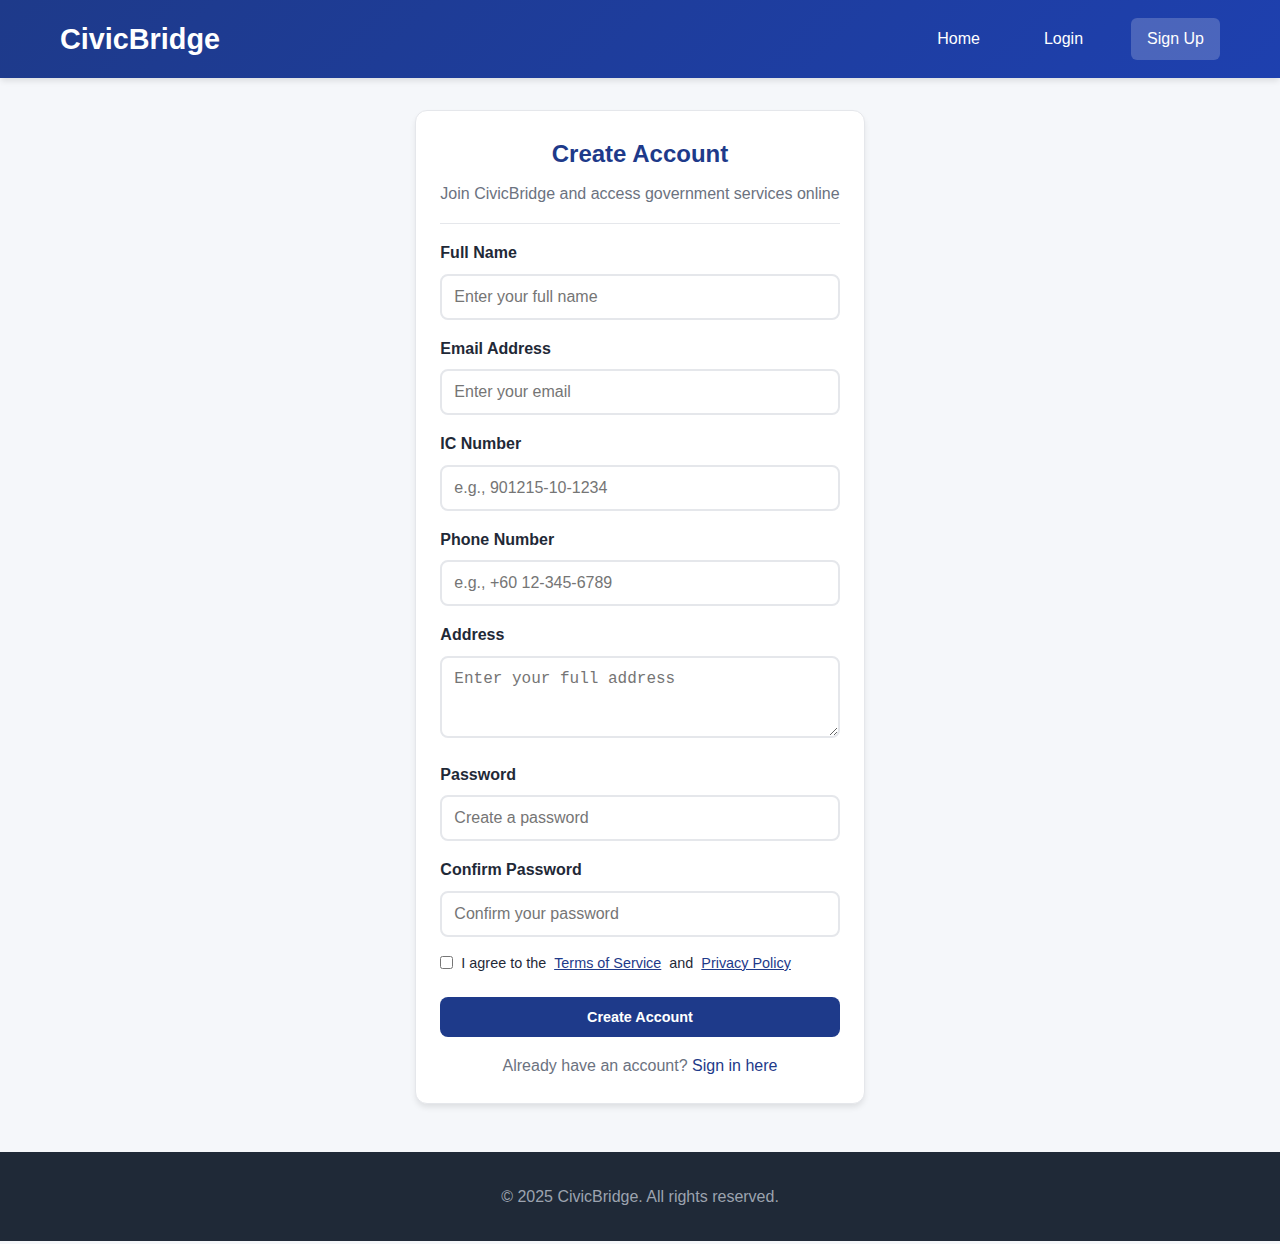
<file: signup.html>
<!DOCTYPE html>
<html lang="en">
<head>
    <meta charset="UTF-8">
    <meta name="viewport" content="width=device-width, initial-scale=1.0">
    <title>Sign Up - CivicBridge</title>
    <link rel="stylesheet" href="style.css">
</head>
<body>
    <!-- Header -->
    <header class="header">
        <div class="container">
            <div class="header-content">
                <a href="index.html" class="logo">CivicBridge</a>
                <nav class="nav">
                    <a href="index.html">Home</a>
                    <a href="login.html">Login</a>
                    <a href="signup.html" class="active">Sign Up</a>
                </nav>
            </div>
        </div>
    </header>

    <!-- Main Content -->
    <main style="min-height: calc(100vh - 200px); display: flex; align-items: center; justify-content: center; padding: 2rem 0;">
        <div class="container">
            <div style="max-width: 500px; margin: 0 auto;">
                <div class="card">
                    <div class="card-header">
                        <h2 style="text-align: center; color: var(--primary-blue); margin-bottom: 0.5rem;">Create Account</h2>
                        <p style="text-align: center; color: var(--text-gray);">Join CivicBridge and access government services online</p>
                    </div>
                    
                    <form id="signupForm">
                        <div class="form-group">
                            <label for="name" class="form-label">Full Name</label>
                            <input type="text" id="name" name="name" class="form-input" placeholder="Enter your full name" required>
                        </div>
                        
                        <div class="form-group">
                            <label for="email" class="form-label">Email Address</label>
                            <input type="email" id="email" name="email" class="form-input" placeholder="Enter your email" required>
                        </div>
                        
                        <div class="form-group">
                            <label for="idNumber" class="form-label">IC Number</label>
                            <input type="text" id="idNumber" name="idNumber" class="form-input" placeholder="e.g., 901215-10-1234" required>
                        </div>
                        
                        <div class="form-group">
                            <label for="phone" class="form-label">Phone Number</label>
                            <input type="tel" id="phone" name="phone" class="form-input" placeholder="e.g., +60 12-345-6789" required>
                        </div>
                        
                        <div class="form-group">
                            <label for="address" class="form-label">Address</label>
                            <textarea id="address" name="address" class="form-input" rows="3" placeholder="Enter your full address" required></textarea>
                        </div>
                        
                        <div class="form-group">
                            <label for="password" class="form-label">Password</label>
                            <input type="password" id="password" name="password" class="form-input" placeholder="Create a password" required>
                        </div>
                        
                        <div class="form-group">
                            <label for="confirmPassword" class="form-label">Confirm Password</label>
                            <input type="password" id="confirmPassword" name="confirmPassword" class="form-input" placeholder="Confirm your password" required>
                        </div>
                        
                        <div style="margin-bottom: 1.5rem;">
                            <label style="display: flex; align-items: flex-start; gap: 0.5rem; font-size: 0.9rem; line-height: 1.4;">
                                <input type="checkbox" name="terms" required style="margin-top: 0.2rem;">
                                I agree to the <a href="#" style="color: var(--primary-blue);">Terms of Service</a> and <a href="#" style="color: var(--primary-blue);">Privacy Policy</a>
                            </label>
                        </div>
                        
                        <button type="submit" class="btn btn-primary" style="width: 100%; margin-bottom: 1rem;">Create Account</button>
                        
                        <div style="text-align: center;">
                            <p style="color: var(--text-gray);">Already have an account? <a href="login.html" style="color: var(--primary-blue); text-decoration: none;">Sign in here</a></p>
                        </div>
                    </form>
                </div>
            </div>
        </div>
    </main>

    <!-- Footer -->
    <footer class="footer">
        <div class="container">
            <div style="text-align: center; color: #9CA3AF;">
                <p>&copy; 2025 CivicBridge. All rights reserved.</p>
            </div>
        </div>
    </footer>

    <script src="script.js"></script>
</body>
</html>
</file>
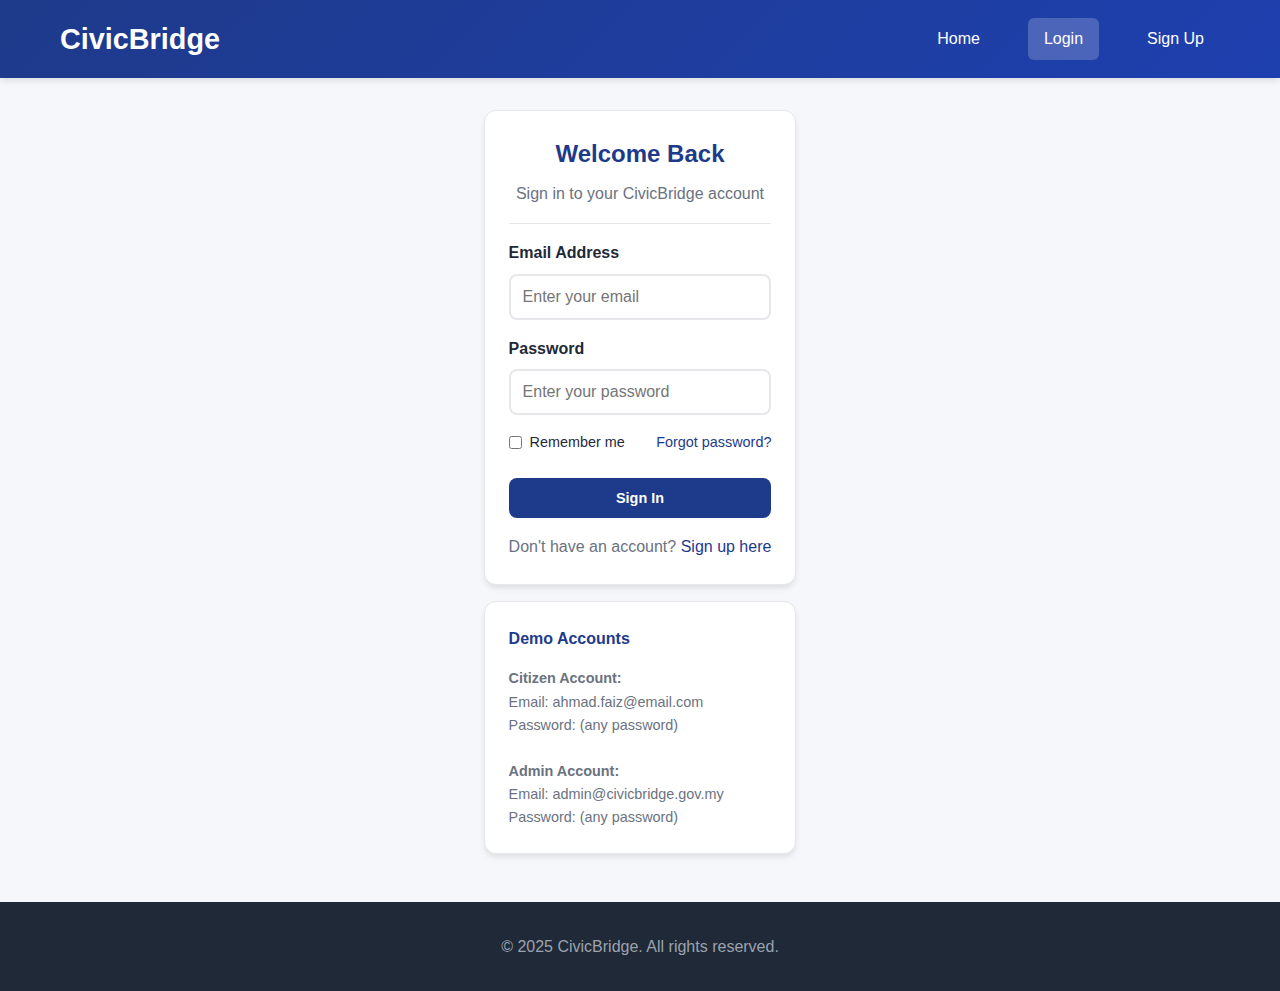
<file: user_dashboard.html>
<!DOCTYPE html>
<html lang="en">
<head>
    <meta charset="UTF-8">
    <meta name="viewport" content="width=device-width, initial-scale=1.0">
    <title>Dashboard - CivicBridge</title>
    <link rel="stylesheet" href="style.css">
</head>
<body>
    <!-- Header -->
    <header class="header">
        <div class="container">
            <div class="header-content">
                <a href="index.html" class="logo">CivicBridge</a>
                <nav class="nav">
                    <!-- Navigation will be populated by JavaScript -->
                </nav>
            </div>
        </div>
    </header>

    <!-- Main Content -->
    <main>
        <div class="container">
            <div class="dashboard">
                <!-- Sidebar -->
                <aside class="sidebar">
                    <h3 style="color: var(--primary-blue); margin-bottom: 1.5rem;">Dashboard</h3>
                    <ul class="sidebar-nav">
                        <li><a href="#overview" class="active">📊 Overview</a></li>
                        <li><a href="#documents">📄 My Documents</a></li>
                        <li><a href="#requests">📝 My Requests</a></li>
                        <li><a href="#notifications">🔔 Notifications</a></li>
                        <li><a href="chat.html" onclick="window.location.href='chat.html'">💬 Chat Support</a></li>
                        <li><a href="profile.html" onclick="window.location.href='profile.html'">👤 Profile</a></li>
                    </ul>
                </aside>

                <!-- Main Content Area -->
                <div class="main-content">
                    <!-- Overview Section -->
                    <div id="overview">
                        <h2 style="color: var(--primary-blue); margin-bottom: 2rem;">Welcome back, <span id="userName">User</span>!</h2>
                        
                        <!-- Quick Stats -->
                        <div style="display: grid; grid-template-columns: repeat(auto-fit, minmax(200px, 1fr)); gap: 1rem; margin-bottom: 2rem;">
                            <div class="card" style="text-align: center;">
                                <div style="font-size: 2rem; font-weight: bold; color: var(--primary-blue);">6</div>
                                <div>Documents</div>
                            </div>
                            <div class="card" style="text-align: center;">
                                <div style="font-size: 2rem; font-weight: bold; color: var(--warning-yellow);">1</div>
                                <div>Pending Requests</div>
                            </div>
                            <div class="card" style="text-align: center;">
                                <div style="font-size: 2rem; font-weight: bold; color: var(--success-green);">2</div>
                                <div>Approved</div>
                            </div>
                            <div class="card" style="text-align: center;">
                                <div style="font-size: 2rem; font-weight: bold; color: var(--error-red);">2</div>
                                <div>Notifications</div>
                            </div>
                        </div>

                        <!-- Quick Actions -->
                        <div class="card">
                            <h3 style="color: var(--primary-blue); margin-bottom: 1rem;">Quick Actions</h3>
                            <div style="display: grid; grid-template-columns: repeat(auto-fit, minmax(200px, 1fr)); gap: 1rem;">
                                <button class="btn btn-primary" onclick="openModal('licenseModal')">🚗 Renew License</button>
                                <button class="btn btn-primary" onclick="openModal('passportModal')">📘 Renew Passport</button>
                                <button class="btn btn-primary" onclick="openModal('taxModal')">💳 Pay Tax</button>
                                <button class="btn btn-primary" onclick="openModal('complaintModal')">📝 Submit Complaint</button>
                                <button class="btn btn-primary" onclick="openModal('appointmentModal')">📅 Book Appointment</button>
                                <button class="btn btn-primary" onclick="window.location.href='chat.html'">💬 Chat Support</button>
                            </div>
                        </div>
                    </div>

                    <!-- Documents Section -->
                    <div id="documents" style="display: none;">
                        <h2 style="color: var(--primary-blue); margin-bottom: 2rem;">My Documents</h2>
                        <div class="documents-card">
                            <h3>Saved Documents</h3>
                            <div class="documents-list" id="documents-list">
                                <!-- Documents will be populated by JavaScript -->
                            </div>
                        </div>
                    </div>



                    <!-- Requests Section -->
                    <div id="requests" style="display: none;">
                        <h2 style="color: var(--primary-blue); margin-bottom: 2rem;">My Requests</h2>
                        <div id="requestsContainer">
                            <!-- Requests will be populated by JavaScript -->
                        </div>
                    </div>

                    <!-- Notifications Section -->
                    <div id="notifications" style="display: none;">
                        <h2 style="color: var(--primary-blue); margin-bottom: 2rem;">Notifications</h2>
                        <div id="notificationsContainer">
                            <!-- Notifications will be populated by JavaScript -->
                        </div>
                    </div>
                </div>
            </div>
        </div>
    </main>

    <!-- Modals -->
    <!-- License Renewal Modal -->
    <div id="licenseModal" class="modal">
        <div class="modal-content">
            <div class="modal-header">
                <h3 class="modal-title">Driver's License Renewal</h3>
                <button class="modal-close" onclick="closeModal('licenseModal')">&times;</button>
            </div>
            <div class="modal-body">
                <form>
                    <div class="form-group">
                        <label class="form-label">Current License Number</label>
                        <input type="text" class="form-input" value="DL123456789" readonly>
                    </div>
                    <div class="form-group">
                        <label class="form-label">Renewal Type</label>
                        <select class="form-input">
                            <option>Standard Renewal (5 years)</option>
                            <option>Express Renewal (1 year)</option>
                        </select>
                    </div>
                    <div class="form-group">
                        <label class="form-label">Upload Documents</label>
                        <input type="file" class="form-input" accept=".pdf,.jpg,.png">
                    </div>
                    <button type="submit" class="btn btn-primary btn-full">Submit Renewal Request</button>
                </form>
            </div>
        </div>
    </div>

    <!-- Passport Renewal Modal -->
    <div id="passportModal" class="modal">
        <div class="modal-content">
            <div class="modal-header">
                <h3 class="modal-title">Passport Renewal</h3>
                <button class="modal-close" onclick="closeModal('passportModal')">&times;</button>
            </div>
            <div class="modal-body">
                <form>
                    <div class="form-group">
                        <label class="form-label">Current Passport Number</label>
                        <input type="text" class="form-input" value="PP987654321" readonly>
                    </div>
                    <div class="form-group">
                        <label class="form-label">Passport Type</label>
                        <select class="form-input">
                            <option>Standard (32 pages)</option>
                            <option>Jumbo (48 pages)</option>
                        </select>
                    </div>
                    <div class="form-group">
                        <label class="form-label">Upload Recent Photo</label>
                        <input type="file" class="form-input" accept=".jpg,.png">
                    </div>
                    <button type="submit" class="btn btn-primary btn-full">Submit Renewal Request</button>
                </form>
            </div>
        </div>
    </div>

    <!-- Tax Payment Modal -->
    <div id="taxModal" class="modal">
        <div class="modal-content">
            <div class="modal-header">
                <h3 class="modal-title">Tax Payment</h3>
                <button class="modal-close" onclick="closeModal('taxModal')">&times;</button>
            </div>
            <div class="modal-body">
                <form>
                    <div class="form-group">
                        <label class="form-label">Tax Type</label>
                        <select class="form-input">
                            <option>Road Tax - RM50.00</option>
                            <option>Property Tax - RM200.00</option>
                            <option>Business License - RM100.00</option>
                        </select>
                    </div>
                    <div class="form-group">
                        <label class="form-label">Payment Method</label>
                        <select class="form-input">
                            <option>Credit Card</option>
                            <option>Online Banking</option>
                            <option>E-Wallet</option>
                        </select>
                    </div>
                    <button type="submit" class="btn btn-primary btn-full">Proceed to Payment</button>
                </form>
            </div>
        </div>
    </div>

    <!-- Complaint Modal -->
    <div id="complaintModal" class="modal">
        <div class="modal-content">
            <div class="modal-header">
                <h3 class="modal-title">Submit Complaint</h3>
                <button class="modal-close" onclick="closeModal('complaintModal')">&times;</button>
            </div>
            <div class="modal-body">
                <form>
                    <div class="form-group">
                        <label class="form-label">Complaint Category</label>
                        <select class="form-input">
                            <option>Road Maintenance</option>
                            <option>Public Safety</option>
                            <option>Environmental Issues</option>
                            <option>Service Quality</option>
                        </select>
                    </div>
                    <div class="form-group">
                        <label class="form-label">Subject</label>
                        <input type="text" class="form-input" placeholder="Brief description of the issue">
                    </div>
                    <div class="form-group">
                        <label class="form-label">Description</label>
                        <textarea class="form-input" rows="4" placeholder="Detailed description of your complaint"></textarea>
                    </div>
                    <div class="form-group">
                        <label class="form-label">Upload Evidence (Optional)</label>
                        <input type="file" class="form-input" accept=".pdf,.jpg,.png">
                    </div>
                    <button type="submit" class="btn btn-primary btn-full">Submit Complaint</button>
                </form>
            </div>
        </div>
    </div>

    <!-- Appointment Modal -->
    <div id="appointmentModal" class="modal">
        <div class="modal-content">
            <div class="modal-header">
                <h3 class="modal-title">Book Appointment</h3>
                <button class="modal-close" onclick="closeModal('appointmentModal')">&times;</button>
            </div>
            <div class="modal-body">
                <form>
                    <div class="form-group">
                        <label class="form-label">Department</label>
                        <select class="form-input">
                            <option>JPJ (Road Transport Department)</option>
                            <option>Immigration Department</option>
                            <option>Local Council</option>
                            <option>Tax Office</option>
                        </select>
                    </div>
                    <div class="form-group">
                        <label class="form-label">Service Type</label>
                        <select class="form-input">
                            <option>License Renewal</option>
                            <option>Document Collection</option>
                            <option>Consultation</option>
                            <option>Other</option>
                        </select>
                    </div>
                    <div class="form-group">
                        <label class="form-label">Preferred Date</label>
                        <input type="date" class="form-input">
                    </div>
                    <div class="form-group">
                        <label class="form-label">Preferred Time</label>
                        <select class="form-input">
                            <option>9:00 AM</option>
                            <option>10:00 AM</option>
                            <option>11:00 AM</option>
                            <option>2:00 PM</option>
                            <option>3:00 PM</option>
                        </select>
                    </div>
                    <button type="submit" class="btn btn-primary btn-full">Book Appointment</button>
                </form>
            </div>
        </div>
    </div>

    <script src="script.js"></script>
</body>
</html>
</file>
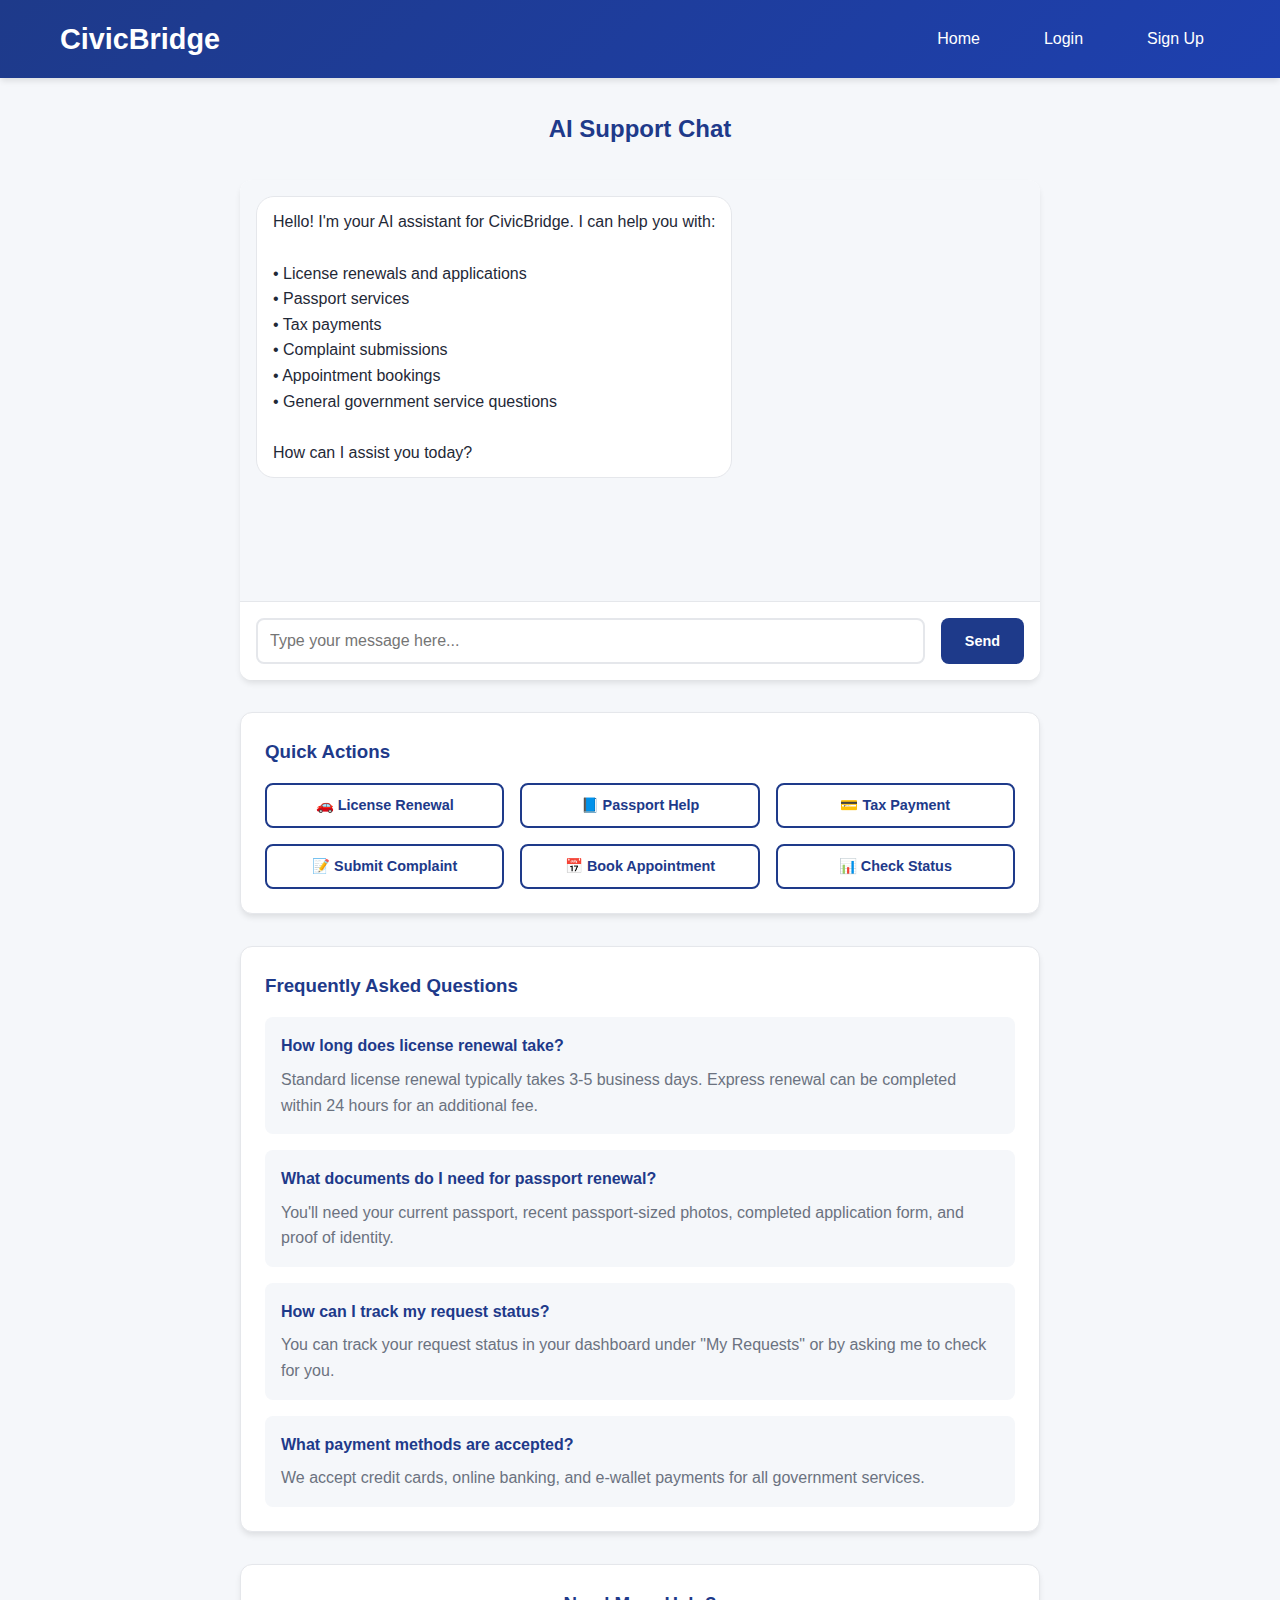
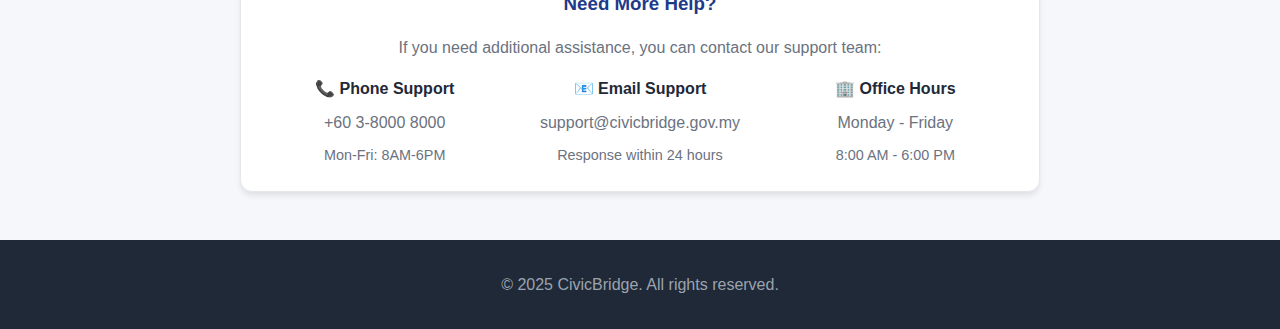
<file: civicbridge-app/chat.html>
<!DOCTYPE html>
<html lang="en">
<head>
    <meta charset="UTF-8">
    <meta name="viewport" content="width=device-width, initial-scale=1.0">
    <title>Chat Support - CivicBridge</title>
    <link rel="stylesheet" href="style.css">
</head>
<body>
    <!-- Header -->
    <header class="header">
        <div class="container">
            <div class="header-content">
                <a href="index.html" class="logo">CivicBridge</a>
                <nav class="nav">
                    <!-- Navigation will be populated by JavaScript -->
                </nav>
            </div>
        </div>
    </header>

    <!-- Main Content -->
    <main style="padding: 2rem 0;">
        <div class="container">
            <div style="max-width: 800px; margin: 0 auto;">
                <h2 style="color: var(--primary-blue); margin-bottom: 2rem; text-align: center;">AI Support Chat</h2>
                
                <div class="chat-container">
                    <div class="chat-messages" id="chatMessages">
                        <div class="message ai-message">
                            <div class="message-content">
                                Hello! I'm your AI assistant for CivicBridge. I can help you with:
                                <br><br>
                                • License renewals and applications
                                <br>• Passport services
                                <br>• Tax payments
                                <br>• Complaint submissions
                                <br>• Appointment bookings
                                <br>• General government service questions
                                <br><br>
                                How can I assist you today?
                            </div>
                        </div>
                    </div>
                    <div class="chat-input-container">
                        <input type="text" id="chatInput" placeholder="Type your message here..." class="chat-input">
                        <button id="sendButton" class="btn btn-primary">Send</button>
                    </div>
                </div>

                <!-- Quick Actions -->
                <div class="card" style="margin-top: 2rem;">
                    <h3 style="color: var(--primary-blue); margin-bottom: 1rem;">Quick Actions</h3>
                    <div style="display: grid; grid-template-columns: repeat(auto-fit, minmax(200px, 1fr)); gap: 1rem;">
                        <button class="btn btn-secondary" onclick="sendQuickMessage('How do I renew my driver\'s license?')">🚗 License Renewal</button>
                        <button class="btn btn-secondary" onclick="sendQuickMessage('I need help with passport renewal')">📘 Passport Help</button>
                        <button class="btn btn-secondary" onclick="sendQuickMessage('How do I pay my road tax?')">💳 Tax Payment</button>
                        <button class="btn btn-secondary" onclick="sendQuickMessage('I want to submit a complaint')">📝 Submit Complaint</button>
                        <button class="btn btn-secondary" onclick="sendQuickMessage('How do I book an appointment?')">📅 Book Appointment</button>
                        <button class="btn btn-secondary" onclick="sendQuickMessage('Check my request status')">📊 Check Status</button>
                    </div>
                </div>

                <!-- FAQ Section -->
                <div class="card" style="margin-top: 2rem;">
                    <h3 style="color: var(--primary-blue); margin-bottom: 1rem;">Frequently Asked Questions</h3>
                    <div style="display: grid; gap: 1rem;">
                        <div style="padding: 1rem; background: var(--neutral-bg); border-radius: 8px;">
                            <h4 style="color: var(--primary-blue); margin-bottom: 0.5rem;">How long does license renewal take?</h4>
                            <p style="color: var(--text-gray); margin: 0;">Standard license renewal typically takes 3-5 business days. Express renewal can be completed within 24 hours for an additional fee.</p>
                        </div>
                        <div style="padding: 1rem; background: var(--neutral-bg); border-radius: 8px;">
                            <h4 style="color: var(--primary-blue); margin-bottom: 0.5rem;">What documents do I need for passport renewal?</h4>
                            <p style="color: var(--text-gray); margin: 0;">You'll need your current passport, recent passport-sized photos, completed application form, and proof of identity.</p>
                        </div>
                        <div style="padding: 1rem; background: var(--neutral-bg); border-radius: 8px;">
                            <h4 style="color: var(--primary-blue); margin-bottom: 0.5rem;">How can I track my request status?</h4>
                            <p style="color: var(--text-gray); margin: 0;">You can track your request status in your dashboard under "My Requests" or by asking me to check for you.</p>
                        </div>
                        <div style="padding: 1rem; background: var(--neutral-bg); border-radius: 8px;">
                            <h4 style="color: var(--primary-blue); margin-bottom: 0.5rem;">What payment methods are accepted?</h4>
                            <p style="color: var(--text-gray); margin: 0;">We accept credit cards, online banking, and e-wallet payments for all government services.</p>
                        </div>
                    </div>
                </div>

                <!-- Contact Information -->
                <div class="card" style="margin-top: 2rem; text-align: center;">
                    <h3 style="color: var(--primary-blue); margin-bottom: 1rem;">Need More Help?</h3>
                    <p style="color: var(--text-gray); margin-bottom: 1rem;">If you need additional assistance, you can contact our support team:</p>
                    <div style="display: grid; grid-template-columns: repeat(auto-fit, minmax(200px, 1fr)); gap: 1rem;">
                        <div>
                            <strong>📞 Phone Support</strong>
                            <p style="color: var(--text-gray); margin: 0.5rem 0;">+60 3-8000 8000</p>
                            <p style="color: var(--text-gray); font-size: 0.9rem;">Mon-Fri: 8AM-6PM</p>
                        </div>
                        <div>
                            <strong>📧 Email Support</strong>
                            <p style="color: var(--text-gray); margin: 0.5rem 0;">support@civicbridge.gov.my</p>
                            <p style="color: var(--text-gray); font-size: 0.9rem;">Response within 24 hours</p>
                        </div>
                        <div>
                            <strong>🏢 Office Hours</strong>
                            <p style="color: var(--text-gray); margin: 0.5rem 0;">Monday - Friday</p>
                            <p style="color: var(--text-gray); font-size: 0.9rem;">8:00 AM - 6:00 PM</p>
                        </div>
                    </div>
                </div>
            </div>
        </div>
    </main>

    <!-- Footer -->
    <footer class="footer">
        <div class="container">
            <div style="text-align: center; color: #9CA3AF;">
                <p>&copy; 2025 CivicBridge. All rights reserved.</p>
            </div>
        </div>
    </footer>

    <script src="script.js"></script>
    <script>
        function sendQuickMessage(message) {
            const chatInput = document.getElementById('chatInput');
            chatInput.value = message;
            sendMessage();
        }
    </script>
</body>
</html>
</file>
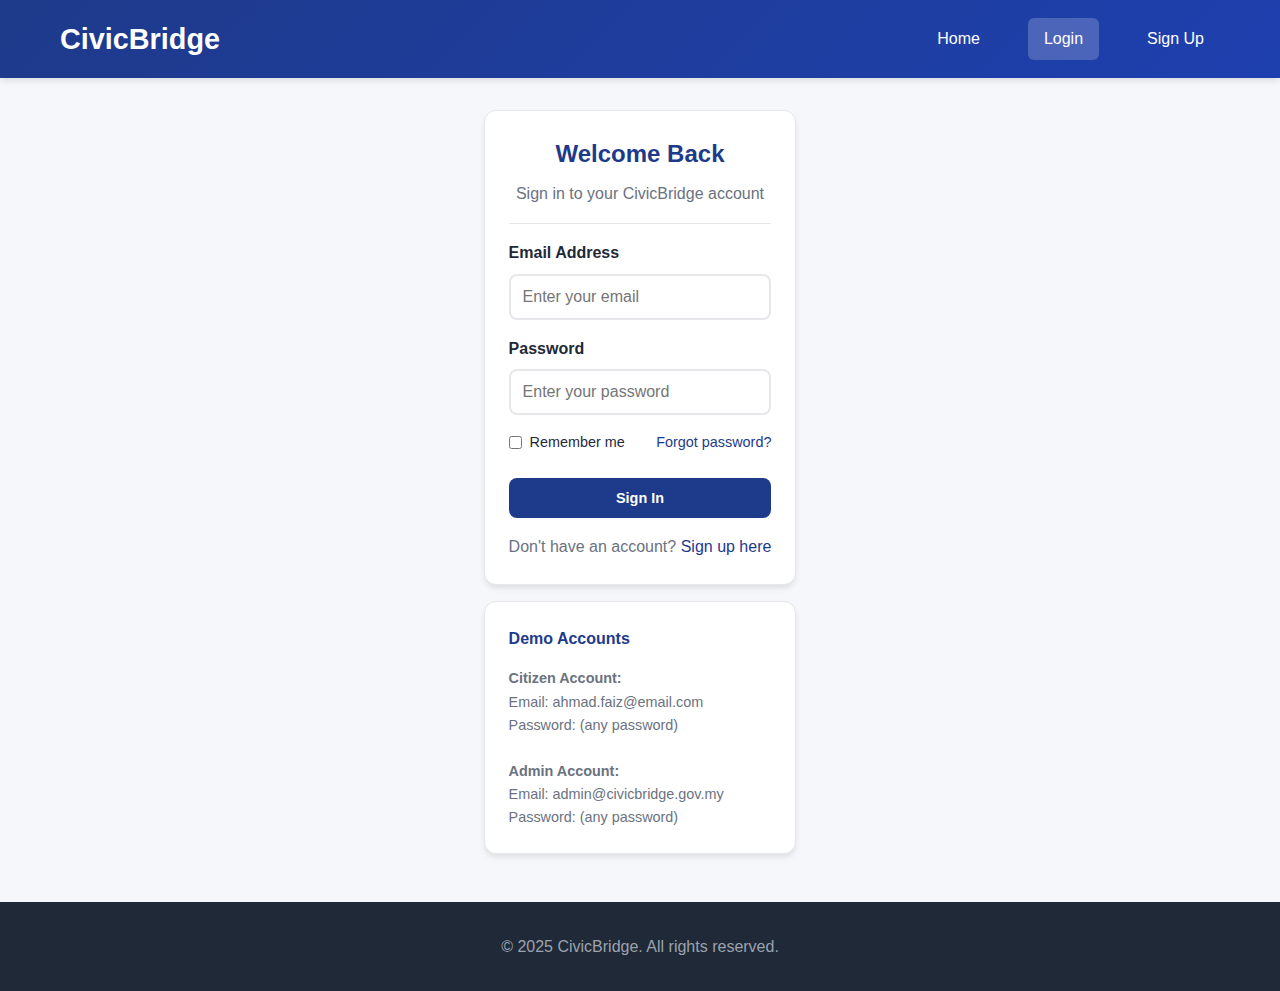
<file: civicbridge-app/profile.html>
<!DOCTYPE html>
<html lang="en">
<head>
    <meta charset="UTF-8">
    <meta name="viewport" content="width=device-width, initial-scale=1.0">
    <title>Profile - CivicBridge</title>
    <link rel="stylesheet" href="style.css">
</head>
<body>
    <!-- Header -->
    <header class="header">
        <div class="container">
            <div class="header-content">
                <a href="index.html" class="logo">CivicBridge</a>
                <nav class="nav">
                    <!-- Navigation will be populated by JavaScript -->
                </nav>
            </div>
        </div>
    </header>

    <!-- Main Content -->
    <main style="padding: 2rem 0;">
        <div class="container">
            <div style="max-width: 800px; margin: 0 auto;">
                <h2 style="color: var(--primary-blue); margin-bottom: 2rem;">My Profile</h2>
                
                <!-- Profile Information -->
                <div class="card">
                    <div class="card-header">
                        <h3 style="color: var(--primary-blue); margin-bottom: 0.5rem;">Personal Information</h3>
                        <p style="color: var(--text-gray);">Manage your account details and preferences</p>
                    </div>
                    
                    <div style="display: grid; grid-template-columns: 1fr 2fr; gap: 2rem; align-items: start;">
                        <!-- Profile Picture -->
                        <div style="text-align: center;">
                            <div style="width: 120px; height: 120px; background: var(--primary-blue); border-radius: 50%; display: flex; align-items: center; justify-content: center; margin: 0 auto 1rem; color: var(--white); font-size: 3rem;">
                                👤
                            </div>
                            <button class="btn btn-secondary btn-sm">Change Photo</button>
                        </div>
                        
                        <!-- Profile Details -->
                        <div>
                            <div style="display: grid; gap: 1rem;">
                                <div>
                                    <label style="font-weight: 600; color: var(--text-gray); display: block; margin-bottom: 0.25rem;">Full Name</label>
                                    <div id="profileName" style="padding: 0.75rem; background: var(--neutral-bg); border-radius: 8px; border: 1px solid var(--border-gray);">Ahmad Faiz Bin Abdullah</div>
                                </div>
                                <div>
                                    <label style="font-weight: 600; color: var(--text-gray); display: block; margin-bottom: 0.25rem;">Email Address</label>
                                    <div id="profileEmail" style="padding: 0.75rem; background: var(--neutral-bg); border-radius: 8px; border: 1px solid var(--border-gray);">ahmad.faiz@email.com</div>
                                </div>
                                <div>
                                    <label style="font-weight: 600; color: var(--text-gray); display: block; margin-bottom: 0.25rem;">IC Number</label>
                                    <div id="profileId" style="padding: 0.75rem; background: var(--neutral-bg); border-radius: 8px; border: 1px solid var(--border-gray);">901215-10-1234</div>
                                </div>
                                <div>
                                    <label style="font-weight: 600; color: var(--text-gray); display: block; margin-bottom: 0.25rem;">Phone Number</label>
                                    <div id="profilePhone" style="padding: 0.75rem; background: var(--neutral-bg); border-radius: 8px; border: 1px solid var(--border-gray);">+60 12-345-6789</div>
                                </div>
                                <div>
                                    <label style="font-weight: 600; color: var(--text-gray); display: block; margin-bottom: 0.25rem;">Address</label>
                                    <div id="profileAddress" style="padding: 0.75rem; background: var(--neutral-bg); border-radius: 8px; border: 1px solid var(--border-gray);">123 Jalan Merdeka, Kuala Lumpur, Malaysia 50000</div>
                                </div>
                            </div>
                            
                            <div style="margin-top: 2rem;">
                                <button class="btn btn-primary" onclick="openModal('editProfileModal')">Edit Profile</button>
                                <button class="btn btn-secondary" onclick="openModal('changePasswordModal')">Change Password</button>
                            </div>
                        </div>
                    </div>
                </div>

                <!-- Account Settings -->
                <div class="card" style="margin-top: 2rem;">
                    <h3 style="color: var(--primary-blue); margin-bottom: 1rem;">Account Settings</h3>
                    
                    <div style="display: grid; gap: 1rem;">
                        <div style="display: flex; justify-content: space-between; align-items: center; padding: 1rem; background: var(--neutral-bg); border-radius: 8px;">
                            <div>
                                <strong>Email Notifications</strong>
                                <p style="color: var(--text-gray); margin: 0.25rem 0; font-size: 0.9rem;">Receive updates about your requests and account activity</p>
                            </div>
                            <label style="display: flex; align-items: center; gap: 0.5rem;">
                                <input type="checkbox" checked>
                                <span>Enabled</span>
                            </label>
                        </div>
                        
                        <div style="display: flex; justify-content: space-between; align-items: center; padding: 1rem; background: var(--neutral-bg); border-radius: 8px;">
                            <div>
                                <strong>SMS Notifications</strong>
                                <p style="color: var(--text-gray); margin: 0.25rem 0; font-size: 0.9rem;">Receive important updates via SMS</p>
                            </div>
                            <label style="display: flex; align-items: center; gap: 0.5rem;">
                                <input type="checkbox" checked>
                                <span>Enabled</span>
                            </label>
                        </div>
                        
                        <div style="display: flex; justify-content: space-between; align-items: center; padding: 1rem; background: var(--neutral-bg); border-radius: 8px;">
                            <div>
                                <strong>Two-Factor Authentication</strong>
                                <p style="color: var(--text-gray); margin: 0.25rem 0; font-size: 0.9rem;">Add an extra layer of security to your account</p>
                            </div>
                            <label style="display: flex; align-items: center; gap: 0.5rem;">
                                <input type="checkbox">
                                <span>Disabled</span>
                            </label>
                        </div>
                    </div>
                </div>

                <!-- Security Settings -->
                <div class="card" style="margin-top: 2rem;">
                    <h3 style="color: var(--primary-blue); margin-bottom: 1rem;">Security</h3>
                    
                    <div style="display: grid; gap: 1rem;">
                        <div style="display: flex; justify-content: space-between; align-items: center; padding: 1rem; background: var(--neutral-bg); border-radius: 8px;">
                            <div>
                                <strong>Login Activity</strong>
                                <p style="color: var(--text-gray); margin: 0.25rem 0; font-size: 0.9rem;">Last login: Today at 2:30 PM</p>
                            </div>
                            <button class="btn btn-sm btn-secondary">View History</button>
                        </div>
                        
                        <div style="display: flex; justify-content: space-between; align-items: center; padding: 1rem; background: var(--neutral-bg); border-radius: 8px;">
                            <div>
                                <strong>Active Sessions</strong>
                                <p style="color: var(--text-gray); margin: 0.25rem 0; font-size: 0.9rem;">2 active sessions</p>
                            </div>
                            <button class="btn btn-sm btn-secondary">Manage</button>
                        </div>
                        
                        <div style="display: flex; justify-content: space-between; align-items: center; padding: 1rem; background: var(--neutral-bg); border-radius: 8px;">
                            <div>
                                <strong>Account Deletion</strong>
                                <p style="color: var(--text-gray); margin: 0.25rem 0; font-size: 0.9rem;">Permanently delete your account and all data</p>
                            </div>
                            <button class="btn btn-sm btn-danger">Delete Account</button>
                        </div>
                    </div>
                </div>

                <!-- Privacy Settings -->
                <div class="card" style="margin-top: 2rem;">
                    <h3 style="color: var(--primary-blue); margin-bottom: 1rem;">Privacy</h3>
                    
                    <div style="display: grid; gap: 1rem;">
                        <div style="display: flex; justify-content: space-between; align-items: center; padding: 1rem; background: var(--neutral-bg); border-radius: 8px;">
                            <div>
                                <strong>Data Sharing</strong>
                                <p style="color: var(--text-gray); margin: 0.25rem 0; font-size: 0.9rem;">Allow sharing of anonymized data for service improvement</p>
                            </div>
                            <label style="display: flex; align-items: center; gap: 0.5rem;">
                                <input type="checkbox" checked>
                                <span>Enabled</span>
                            </label>
                        </div>
                        
                        <div style="display: flex; justify-content: space-between; align-items: center; padding: 1rem; background: var(--neutral-bg); border-radius: 8px;">
                            <div>
                                <strong>Marketing Communications</strong>
                                <p style="color: var(--text-gray); margin: 0.25rem 0; font-size: 0.9rem;">Receive updates about new features and services</p>
                            </div>
                            <label style="display: flex; align-items: center; gap: 0.5rem;">
                                <input type="checkbox">
                                <span>Disabled</span>
                            </label>
                        </div>
                    </div>
                </div>
            </div>
        </div>
    </main>

    <!-- Edit Profile Modal -->
    <div id="editProfileModal" class="modal">
        <div class="modal-content">
            <div class="modal-header">
                <h3 class="modal-title">Edit Profile</h3>
                <button class="modal-close" onclick="closeModal('editProfileModal')">&times;</button>
            </div>
            <div class="modal-body">
                <form>
                    <div class="form-group">
                        <label class="form-label">Full Name</label>
                        <input type="text" class="form-input" value="Ahmad Faiz Bin Abdullah">
                    </div>
                    <div class="form-group">
                        <label class="form-label">Phone Number</label>
                        <input type="tel" class="form-input" value="+60 12-345-6789">
                    </div>
                    <div class="form-group">
                        <label class="form-label">Address</label>
                        <textarea class="form-input" rows="3">123 Jalan Merdeka, Kuala Lumpur, Malaysia 50000</textarea>
                    </div>
                    <button type="submit" class="btn btn-primary btn-full">Save Changes</button>
                </form>
            </div>
        </div>
    </div>

    <!-- Change Password Modal -->
    <div id="changePasswordModal" class="modal">
        <div class="modal-content">
            <div class="modal-header">
                <h3 class="modal-title">Change Password</h3>
                <button class="modal-close" onclick="closeModal('changePasswordModal')">&times;</button>
            </div>
            <div class="modal-body">
                <form>
                    <div class="form-group">
                        <label class="form-label">Current Password</label>
                        <input type="password" class="form-input" placeholder="Enter current password">
                    </div>
                    <div class="form-group">
                        <label class="form-label">New Password</label>
                        <input type="password" class="form-input" placeholder="Enter new password">
                    </div>
                    <div class="form-group">
                        <label class="form-label">Confirm New Password</label>
                        <input type="password" class="form-input" placeholder="Confirm new password">
                    </div>
                    <button type="submit" class="btn btn-primary btn-full">Change Password</button>
                </form>
            </div>
        </div>
    </div>

    <!-- Footer -->
    <footer class="footer">
        <div class="container">
            <div style="text-align: center; color: #9CA3AF;">
                <p>&copy; 2025 CivicBridge. All rights reserved.</p>
            </div>
        </div>
    </footer>

    <script src="script.js"></script>
</body>
</html>
</file>
<file: style.css>
/* CivicBridge - Malaysian Government Service Web App */
/* Color Variables */
:root {
  --primary-blue: #1E3A8A;
  --accent-green: #16A34A;
  --neutral-bg: #F5F7FA;
  --white: #FFFFFF;
  --text-dark: #1F2937;
  --text-gray: #6B7280;
  --border-gray: #E5E7EB;
  --success-green: #22C55E;
  --warning-yellow: #FBBF24;
  --error-red: #EF4444;
  --shadow: 0 4px 6px -1px rgba(0, 0, 0, 0.1);
  --shadow-lg: 0 10px 15px -3px rgba(0, 0, 0, 0.1);
}

/* Reset and Base Styles */
* {
  margin: 0;
  padding: 0;
  box-sizing: border-box;
}

body {
  font-family: -apple-system, BlinkMacSystemFont, 'Segoe UI', Roboto, sans-serif;
  line-height: 1.6;
  color: var(--text-dark);
  background-color: var(--neutral-bg);
}

.container {
  max-width: 1200px;
  margin: 0 auto;
  padding: 0 20px;
}

/* Header and Navigation */
.header {
  background: linear-gradient(135deg, var(--primary-blue) 0%, #1E40AF 100%);
  color: var(--white);
  padding: 1rem 0;
  box-shadow: var(--shadow);
}

.header-content {
  display: flex;
  justify-content: space-between;
  align-items: center;
}

.logo {
  font-size: 1.8rem;
  font-weight: 700;
  text-decoration: none;
  color: var(--white);
}

.nav {
  display: flex;
  gap: 2rem;
  align-items: center;
}

.nav a {
  color: var(--white);
  text-decoration: none;
  padding: 0.5rem 1rem;
  border-radius: 6px;
  transition: all 0.3s ease;
}

.nav a:hover,
.nav a.active {
  background-color: rgba(255, 255, 255, 0.2);
}

.auth-buttons {
  display: flex;
  gap: 1rem;
}

/* Buttons */
.btn {
  padding: 0.75rem 1.5rem;
  border: none;
  border-radius: 8px;
  font-weight: 600;
  cursor: pointer;
  transition: all 0.3s ease;
  text-decoration: none;
  display: inline-block;
  text-align: center;
  font-size: 0.9rem;
}

.btn-primary {
  background-color: var(--primary-blue);
  color: var(--white);
}

.btn-primary:hover {
  background-color: #1E40AF;
  transform: translateY(-2px);
}

.btn-secondary {
  background-color: var(--white);
  color: var(--primary-blue);
  border: 2px solid var(--primary-blue);
}

.btn-secondary:hover {
  background-color: var(--primary-blue);
  color: var(--white);
}

.btn-success {
  background-color: var(--accent-green);
  color: var(--white);
}

.btn-success:hover {
  background-color: #15803D;
}

.btn-warning {
  background-color: var(--warning-yellow);
  color: var(--white);
}

.btn-danger {
  background-color: var(--error-red);
  color: var(--white);
}

.btn-sm {
  padding: 0.5rem 1rem;
  font-size: 0.8rem;
}

/* Cards */
.card {
  background: var(--white);
  border-radius: 12px;
  box-shadow: var(--shadow);
  padding: 1.5rem;
  margin-bottom: 1rem;
  border: 1px solid var(--border-gray);
}

.card-header {
  border-bottom: 1px solid var(--border-gray);
  padding-bottom: 1rem;
  margin-bottom: 1rem;
}

.card-title {
  font-size: 1.25rem;
  font-weight: 600;
  color: var(--primary-blue);
  margin-bottom: 0.5rem;
}

/* Status Badges */
.status-badge {
  padding: 0.4rem 0.8rem;
  border-radius: 20px;
  font-size: 0.75rem;
  font-weight: 600;
  text-transform: uppercase;
  letter-spacing: 0.5px;
  display: inline-flex;
  align-items: center;
  gap: 0.25rem;
}

.status-valid {
  background-color: var(--success-green);
  color: var(--white);
}

.status-expiring {
  background-color: var(--warning-yellow);
  color: var(--white);
}

.status-expired {
  background-color: var(--error-red);
  color: var(--white);
}

.status-pending {
  background-color: #6366F1;
  color: var(--white);
}

.status-approved {
  background-color: var(--success-green);
  color: var(--white);
}

.status-rejected {
  background-color: var(--error-red);
  color: var(--white);
}

.status-completed {
  background-color: var(--success-green);
  color: var(--white);
}

/* Document Cards */
.document-card {
  display: flex;
  align-items: center;
  gap: 1rem;
  padding: 1rem;
  background: var(--white);
  border-radius: 12px;
  box-shadow: var(--shadow);
  margin-bottom: 1rem;
  transition: all 0.3s ease;
}

.document-card:hover {
  transform: translateY(-2px);
  box-shadow: var(--shadow-lg);
}

.document-icon {
  width: 48px;
  height: 48px;
  border-radius: 12px;
  display: flex;
  align-items: center;
  justify-content: center;
  font-size: 1.5rem;
  font-weight: bold;
  color: var(--white);
}

.document-icon.license { background: linear-gradient(135deg, #3B82F6, #1D4ED8); }
.document-icon.passport { background: linear-gradient(135deg, #10B981, #059669); }
.document-icon.id { background: linear-gradient(135deg, #8B5CF6, #7C3AED); }
.document-icon.roadtax { background: linear-gradient(135deg, #F59E0B, #D97706); }
.document-icon.vehicle { background: linear-gradient(135deg, #EF4444, #DC2626); }
.document-icon.insurance { background: linear-gradient(135deg, #06B6D4, #0891B2); }
.document-icon.business { background: linear-gradient(135deg, #7C3AED, #6D28D9); }
.document-icon.professional { background: linear-gradient(135deg, #059669, #047857); }

.document-info {
  flex: 1;
}

.document-name {
  font-weight: 600;
  color: var(--primary-blue);
  margin-bottom: 0.25rem;
}

.document-number {
  font-size: 0.9rem;
  color: var(--text-gray);
  font-family: 'Courier New', monospace;
  margin-bottom: 0.25rem;
}

.document-expiry {
  font-size: 0.85rem;
  color: var(--text-gray);
}

/* Forms */
.form-group {
  margin-bottom: 1rem;
}

.form-label {
  display: block;
  margin-bottom: 0.5rem;
  font-weight: 600;
  color: var(--text-dark);
}

.form-input {
  width: 100%;
  padding: 0.75rem;
  border: 2px solid var(--border-gray);
  border-radius: 8px;
  font-size: 1rem;
  transition: border-color 0.3s ease;
}

.form-input:focus {
  outline: none;
  border-color: var(--primary-blue);
}

.form-row {
  display: grid;
  grid-template-columns: 1fr 1fr;
  gap: 1rem;
}

/* Tables */
.table {
  width: 100%;
  border-collapse: collapse;
  background: var(--white);
  border-radius: 12px;
  overflow: hidden;
  box-shadow: var(--shadow);
}

.table th,
.table td {
  padding: 1rem;
  text-align: left;
  border-bottom: 1px solid var(--border-gray);
}

.table th {
  background-color: var(--primary-blue);
  color: var(--white);
  font-weight: 600;
}

.table tbody tr:hover {
  background-color: var(--neutral-bg);
}

/* Modals */
.modal {
  display: none;
  position: fixed;
  top: 0;
  left: 0;
  width: 100%;
  height: 100%;
  background-color: rgba(0, 0, 0, 0.5);
  z-index: 1000;
}

.modal.active {
  display: flex;
  align-items: center;
  justify-content: center;
}

.modal-content {
  background: var(--white);
  border-radius: 12px;
  width: 90%;
  max-width: 500px;
  max-height: 90vh;
  overflow-y: auto;
}

.modal-header {
  display: flex;
  justify-content: space-between;
  align-items: center;
  padding: 1.5rem;
  border-bottom: 1px solid var(--border-gray);
}

.modal-title {
  font-size: 1.25rem;
  font-weight: 600;
  color: var(--primary-blue);
}

.modal-close {
  background: none;
  border: none;
  font-size: 1.5rem;
  cursor: pointer;
  color: var(--text-gray);
}

.modal-body {
  padding: 1.5rem;
}

/* Notifications */
.notification {
  position: fixed;
  top: 20px;
  right: 20px;
  padding: 1rem 1.5rem;
  border-radius: 8px;
  color: var(--white);
  font-weight: 600;
  z-index: 1001;
  transform: translateX(400px);
  transition: transform 0.3s ease;
}

.notification.show {
  transform: translateX(0);
}

.notification.success {
  background-color: var(--success-green);
}

.notification.warning {
  background-color: var(--warning-yellow);
}

.notification.error {
  background-color: var(--error-red);
}

/* Chat Interface */
.chat-container {
  background: var(--white);
  border-radius: 12px;
  box-shadow: var(--shadow);
  overflow: hidden;
  height: 500px;
  display: flex;
  flex-direction: column;
}

.chat-messages {
  flex: 1;
  padding: 1rem;
  overflow-y: auto;
  background-color: var(--neutral-bg);
}

.message {
  margin-bottom: 1rem;
  display: flex;
}

.user-message {
  justify-content: flex-end;
}

.ai-message {
  justify-content: flex-start;
}

.message-content {
  max-width: 70%;
  padding: 0.75rem 1rem;
  border-radius: 18px;
  word-wrap: break-word;
}

.user-message .message-content {
  background-color: var(--primary-blue);
  color: var(--white);
}

.ai-message .message-content {
  background-color: var(--white);
  color: var(--text-dark);
  border: 1px solid var(--border-gray);
}

/* Quick Reply Buttons */
.quick-reply-container {
  margin-top: 1rem;
  display: flex;
  flex-wrap: wrap;
  gap: 0.5rem;
}

.quick-reply-btn {
  background: var(--white);
  border: 2px solid var(--primary-blue);
  color: var(--primary-blue);
  padding: 0.5rem 1rem;
  border-radius: 20px;
  font-size: 0.9rem;
  cursor: pointer;
  transition: all 0.3s ease;
  font-weight: 500;
}

.quick-reply-btn:hover {
  background: var(--primary-blue);
  color: var(--white);
  transform: translateY(-1px);
}

.quick-reply-btn:active {
  transform: translateY(0);
}

/* License Info Card */
.license-info-card {
  background: var(--white);
  border: 2px solid var(--primary-blue);
  border-radius: 12px;
  padding: 1rem;
  margin: 1rem 0;
  box-shadow: var(--shadow);
}

.license-info-card h4 {
  color: var(--primary-blue);
  margin-bottom: 0.5rem;
  font-size: 1.1rem;
}

.license-details {
  display: grid;
  grid-template-columns: repeat(auto-fit, minmax(150px, 1fr));
  gap: 0.5rem;
  margin-top: 0.5rem;
}

.license-detail {
  font-size: 0.9rem;
  color: var(--text-gray);
}

.license-detail strong {
  color: var(--text-dark);
}

/* Progress Indicator */
.progress-indicator {
  display: flex;
  align-items: center;
  gap: 0.5rem;
  margin: 1rem 0;
  padding: 1rem;
  background: var(--white);
  border-radius: 8px;
  border: 1px solid var(--border-gray);
}

.progress-dots {
  display: flex;
  gap: 0.25rem;
}

.progress-dot {
  width: 8px;
  height: 8px;
  border-radius: 50%;
  background: var(--primary-blue);
  animation: pulse 1.5s infinite;
}

.progress-dot:nth-child(2) {
  animation-delay: 0.2s;
}

.progress-dot:nth-child(3) {
  animation-delay: 0.4s;
}

@keyframes pulse {
  0%, 100% { opacity: 0.3; }
  50% { opacity: 1; }
}

/* Status Icons */
.status-icon {
  font-size: 1.2rem;
  margin-right: 0.5rem;
}

/* Payment Simulation */
.payment-simulation {
  background: var(--white);
  border: 2px solid var(--success-green);
  border-radius: 12px;
  padding: 1rem;
  margin: 1rem 0;
  text-align: center;
}

.payment-simulation .icon {
  font-size: 2rem;
  margin-bottom: 0.5rem;
}

.payment-simulation h4 {
  color: var(--success-green);
  margin-bottom: 0.5rem;
}

/* Step Indicator */
.step-indicator {
  display: flex;
  align-items: center;
  gap: 0.5rem;
  margin-bottom: 1rem;
  padding: 0.5rem;
  background: var(--neutral-bg);
  border-radius: 8px;
}

.step-number {
  background: var(--primary-blue);
  color: var(--white);
  width: 24px;
  height: 24px;
  border-radius: 50%;
  display: flex;
  align-items: center;
  justify-content: center;
  font-size: 0.8rem;
  font-weight: bold;
}

.step-text {
  color: var(--text-dark);
  font-weight: 500;
}

.chat-input-container {
  display: flex;
  padding: 1rem;
  background: var(--white);
  border-top: 1px solid var(--border-gray);
}

.chat-input {
  flex: 1;
  padding: 0.75rem;
  border: 2px solid var(--border-gray);
  border-radius: 8px;
  margin-right: 1rem;
  font-size: 1rem;
}

.chat-input:focus {
  outline: none;
  border-color: var(--primary-blue);
}

/* Dashboard Layout */
.dashboard {
  display: grid;
  grid-template-columns: 250px 1fr;
  gap: 2rem;
  min-height: calc(100vh - 80px);
}

/* Documents List */
.documents-list {
  display: flex;
  flex-direction: column;
  gap: 1rem;
}

.documents-card {
  background: var(--white);
  border-radius: 12px;
  box-shadow: var(--shadow);
  padding: 1.5rem;
  margin-bottom: 1rem;
  border: 1px solid var(--border-gray);
}

.documents-card h3 {
  color: var(--primary-blue);
  margin-bottom: 1rem;
  font-size: 1.25rem;
  font-weight: 600;
}

/* Section Headers */
.main-content h2 {
  color: var(--primary-blue);
  margin-bottom: 2rem;
  font-size: 1.75rem;
  font-weight: 600;
}

/* Empty State */
.empty-state {
  text-align: center;
  color: var(--text-gray);
  padding: 3rem 1rem;
  background: var(--white);
  border-radius: 12px;
  box-shadow: var(--shadow);
  border: 1px solid var(--border-gray);
}

.empty-state p {
  font-size: 1.1rem;
  margin-bottom: 1rem;
}

.empty-state .icon {
  font-size: 3rem;
  margin-bottom: 1rem;
  opacity: 0.5;
}

.sidebar {
  background: var(--white);
  border-radius: 12px;
  box-shadow: var(--shadow);
  padding: 1.5rem;
  height: fit-content;
}

.sidebar-nav {
  list-style: none;
}

.sidebar-nav li {
  margin-bottom: 0.5rem;
}

.sidebar-nav a {
  display: block;
  padding: 0.75rem 1rem;
  color: var(--text-dark);
  text-decoration: none;
  border-radius: 8px;
  transition: all 0.3s ease;
}

.sidebar-nav a:hover,
.sidebar-nav a.active {
  background-color: var(--primary-blue);
  color: var(--white);
}

.main-content {
  padding: 0;
}

/* Hero Section */
.hero {
  background: linear-gradient(135deg, var(--primary-blue) 0%, #1E40AF 100%);
  color: var(--white);
  padding: 4rem 0;
  text-align: center;
}

.hero-title {
  font-size: 3rem;
  font-weight: 700;
  margin-bottom: 1rem;
}

.hero-subtitle {
  font-size: 1.25rem;
  margin-bottom: 2rem;
  opacity: 0.9;
}

.hero-buttons {
  display: flex;
  gap: 1rem;
  justify-content: center;
  flex-wrap: wrap;
}

/* Features Section */
.features {
  padding: 4rem 0;
  background: var(--white);
}

.features-grid {
  display: grid;
  grid-template-columns: repeat(auto-fit, minmax(300px, 1fr));
  gap: 2rem;
  margin-top: 2rem;
}

.feature-card {
  text-align: center;
  padding: 2rem;
  border-radius: 12px;
  box-shadow: var(--shadow);
  transition: all 0.3s ease;
}

.feature-card:hover {
  transform: translateY(-4px);
  box-shadow: var(--shadow-lg);
}

.feature-icon {
  font-size: 3rem;
  margin-bottom: 1rem;
}

.feature-title {
  font-size: 1.25rem;
  font-weight: 600;
  color: var(--primary-blue);
  margin-bottom: 1rem;
}

/* Footer */
.footer {
  background: var(--text-dark);
  color: var(--white);
  padding: 2rem 0;
  text-align: center;
}

/* Responsive Design */
@media (max-width: 768px) {
  .dashboard {
    grid-template-columns: 1fr;
  }
  
  .sidebar {
    order: 2;
  }
  
  .main-content {
    order: 1;
  }
  
  .hero-title {
    font-size: 2rem;
  }
  
  .hero-buttons {
    flex-direction: column;
    align-items: center;
  }
  
  .form-row {
    grid-template-columns: 1fr;
  }
  
  .nav {
    flex-direction: column;
    gap: 1rem;
  }
  
  .header-content {
    flex-direction: column;
    gap: 1rem;
  }
  
  .quick-reply-container {
    flex-direction: column;
  }
  
  .quick-reply-btn {
    width: 100%;
    text-align: center;
  }
  
  .license-details {
    grid-template-columns: 1fr;
  }
  
  .message-content {
    max-width: 85%;
  }
}

@media (max-width: 480px) {
  .container {
    padding: 0 15px;
  }
  
  .hero-title {
    font-size: 1.5rem;
  }
  
  .card {
    padding: 1rem;
  }
  
  .document-card {
    flex-direction: column;
    text-align: center;
  }
}
</file>
<file: civicbridge-app/style.css>
/* CivicBridge - Malaysian Government Service Web App */
/* Color Variables */
:root {
  --primary-blue: #1E3A8A;
  --accent-green: #16A34A;
  --neutral-bg: #F5F7FA;
  --white: #FFFFFF;
  --text-dark: #1F2937;
  --text-gray: #6B7280;
  --border-gray: #E5E7EB;
  --success-green: #22C55E;
  --warning-yellow: #FBBF24;
  --error-red: #EF4444;
  --shadow: 0 4px 6px -1px rgba(0, 0, 0, 0.1);
  --shadow-lg: 0 10px 15px -3px rgba(0, 0, 0, 0.1);
}

/* Reset and Base Styles */
* {
  margin: 0;
  padding: 0;
  box-sizing: border-box;
}

body {
  font-family: -apple-system, BlinkMacSystemFont, 'Segoe UI', Roboto, sans-serif;
  line-height: 1.6;
  color: var(--text-dark);
  background-color: var(--neutral-bg);
}

.container {
  max-width: 1200px;
  margin: 0 auto;
  padding: 0 20px;
}

/* Header and Navigation */
.header {
  background: linear-gradient(135deg, var(--primary-blue) 0%, #1E40AF 100%);
  color: var(--white);
  padding: 1rem 0;
  box-shadow: var(--shadow);
}

.header-content {
  display: flex;
  justify-content: space-between;
  align-items: center;
}

.logo {
  font-size: 1.8rem;
  font-weight: 700;
  text-decoration: none;
  color: var(--white);
}

.nav {
  display: flex;
  gap: 2rem;
  align-items: center;
}

.nav a {
  color: var(--white);
  text-decoration: none;
  padding: 0.5rem 1rem;
  border-radius: 6px;
  transition: all 0.3s ease;
}

.nav a:hover,
.nav a.active {
  background-color: rgba(255, 255, 255, 0.2);
}

.auth-buttons {
  display: flex;
  gap: 1rem;
}

/* Buttons */
.btn {
  padding: 0.75rem 1.5rem;
  border: none;
  border-radius: 8px;
  font-weight: 600;
  cursor: pointer;
  transition: all 0.3s ease;
  text-decoration: none;
  display: inline-block;
  text-align: center;
  font-size: 0.9rem;
}

.btn-primary {
  background-color: var(--primary-blue);
  color: var(--white);
}

.btn-primary:hover {
  background-color: #1E40AF;
  transform: translateY(-2px);
}

.btn-secondary {
  background-color: var(--white);
  color: var(--primary-blue);
  border: 2px solid var(--primary-blue);
}

.btn-secondary:hover {
  background-color: var(--primary-blue);
  color: var(--white);
}

.btn-success {
  background-color: var(--accent-green);
  color: var(--white);
}

.btn-success:hover {
  background-color: #15803D;
}

.btn-warning {
  background-color: var(--warning-yellow);
  color: var(--white);
}

.btn-danger {
  background-color: var(--error-red);
  color: var(--white);
}

.btn-sm {
  padding: 0.5rem 1rem;
  font-size: 0.8rem;
}

/* Cards */
.card {
  background: var(--white);
  border-radius: 12px;
  box-shadow: var(--shadow);
  padding: 1.5rem;
  margin-bottom: 1rem;
  border: 1px solid var(--border-gray);
}

.card-header {
  border-bottom: 1px solid var(--border-gray);
  padding-bottom: 1rem;
  margin-bottom: 1rem;
}

.card-title {
  font-size: 1.25rem;
  font-weight: 600;
  color: var(--primary-blue);
  margin-bottom: 0.5rem;
}

/* Status Badges */
.status-badge {
  padding: 0.4rem 0.8rem;
  border-radius: 20px;
  font-size: 0.75rem;
  font-weight: 600;
  text-transform: uppercase;
  letter-spacing: 0.5px;
  display: inline-flex;
  align-items: center;
  gap: 0.25rem;
}

.status-valid {
  background-color: var(--success-green);
  color: var(--white);
}

.status-expiring {
  background-color: var(--warning-yellow);
  color: var(--white);
}

.status-expired {
  background-color: var(--error-red);
  color: var(--white);
}

.status-pending {
  background-color: #6366F1;
  color: var(--white);
}

.status-approved {
  background-color: var(--success-green);
  color: var(--white);
}

.status-rejected {
  background-color: var(--error-red);
  color: var(--white);
}

/* Document Cards */
.document-card {
  display: flex;
  align-items: center;
  gap: 1rem;
  padding: 1rem;
  background: var(--white);
  border-radius: 12px;
  box-shadow: var(--shadow);
  margin-bottom: 1rem;
  transition: all 0.3s ease;
}

.document-card:hover {
  transform: translateY(-2px);
  box-shadow: var(--shadow-lg);
}

.document-icon {
  width: 48px;
  height: 48px;
  border-radius: 12px;
  display: flex;
  align-items: center;
  justify-content: center;
  font-size: 1.5rem;
  font-weight: bold;
  color: var(--white);
}

.document-icon.license { background: linear-gradient(135deg, #3B82F6, #1D4ED8); }
.document-icon.passport { background: linear-gradient(135deg, #10B981, #059669); }
.document-icon.id { background: linear-gradient(135deg, #8B5CF6, #7C3AED); }
.document-icon.roadtax { background: linear-gradient(135deg, #F59E0B, #D97706); }
.document-icon.vehicle { background: linear-gradient(135deg, #EF4444, #DC2626); }
.document-icon.insurance { background: linear-gradient(135deg, #06B6D4, #0891B2); }

.document-info {
  flex: 1;
}

.document-name {
  font-weight: 600;
  color: var(--primary-blue);
  margin-bottom: 0.25rem;
}

.document-number {
  font-size: 0.9rem;
  color: var(--text-gray);
  font-family: 'Courier New', monospace;
  margin-bottom: 0.25rem;
}

.document-expiry {
  font-size: 0.85rem;
  color: var(--text-gray);
}

/* Forms */
.form-group {
  margin-bottom: 1rem;
}

.form-label {
  display: block;
  margin-bottom: 0.5rem;
  font-weight: 600;
  color: var(--text-dark);
}

.form-input {
  width: 100%;
  padding: 0.75rem;
  border: 2px solid var(--border-gray);
  border-radius: 8px;
  font-size: 1rem;
  transition: border-color 0.3s ease;
}

.form-input:focus {
  outline: none;
  border-color: var(--primary-blue);
}

.form-row {
  display: grid;
  grid-template-columns: 1fr 1fr;
  gap: 1rem;
}

/* Tables */
.table {
  width: 100%;
  border-collapse: collapse;
  background: var(--white);
  border-radius: 12px;
  overflow: hidden;
  box-shadow: var(--shadow);
}

.table th,
.table td {
  padding: 1rem;
  text-align: left;
  border-bottom: 1px solid var(--border-gray);
}

.table th {
  background-color: var(--primary-blue);
  color: var(--white);
  font-weight: 600;
}

.table tbody tr:hover {
  background-color: var(--neutral-bg);
}

/* Modals */
.modal {
  display: none;
  position: fixed;
  top: 0;
  left: 0;
  width: 100%;
  height: 100%;
  background-color: rgba(0, 0, 0, 0.5);
  z-index: 1000;
}

.modal.active {
  display: flex;
  align-items: center;
  justify-content: center;
}

.modal-content {
  background: var(--white);
  border-radius: 12px;
  width: 90%;
  max-width: 500px;
  max-height: 90vh;
  overflow-y: auto;
}

.modal-header {
  display: flex;
  justify-content: space-between;
  align-items: center;
  padding: 1.5rem;
  border-bottom: 1px solid var(--border-gray);
}

.modal-title {
  font-size: 1.25rem;
  font-weight: 600;
  color: var(--primary-blue);
}

.modal-close {
  background: none;
  border: none;
  font-size: 1.5rem;
  cursor: pointer;
  color: var(--text-gray);
}

.modal-body {
  padding: 1.5rem;
}

/* Notifications */
.notification {
  position: fixed;
  top: 20px;
  right: 20px;
  padding: 1rem 1.5rem;
  border-radius: 8px;
  color: var(--white);
  font-weight: 600;
  z-index: 1001;
  transform: translateX(400px);
  transition: transform 0.3s ease;
}

.notification.show {
  transform: translateX(0);
}

.notification.success {
  background-color: var(--success-green);
}

.notification.warning {
  background-color: var(--warning-yellow);
}

.notification.error {
  background-color: var(--error-red);
}

/* Chat Interface */
.chat-container {
  background: var(--white);
  border-radius: 12px;
  box-shadow: var(--shadow);
  overflow: hidden;
  height: 500px;
  display: flex;
  flex-direction: column;
}

.chat-messages {
  flex: 1;
  padding: 1rem;
  overflow-y: auto;
  background-color: var(--neutral-bg);
}

.message {
  margin-bottom: 1rem;
  display: flex;
}

.user-message {
  justify-content: flex-end;
}

.ai-message {
  justify-content: flex-start;
}

.message-content {
  max-width: 70%;
  padding: 0.75rem 1rem;
  border-radius: 18px;
  word-wrap: break-word;
}

.user-message .message-content {
  background-color: var(--primary-blue);
  color: var(--white);
}

.ai-message .message-content {
  background-color: var(--white);
  color: var(--text-dark);
  border: 1px solid var(--border-gray);
}

.chat-input-container {
  display: flex;
  padding: 1rem;
  background: var(--white);
  border-top: 1px solid var(--border-gray);
}

.chat-input {
  flex: 1;
  padding: 0.75rem;
  border: 2px solid var(--border-gray);
  border-radius: 8px;
  margin-right: 1rem;
  font-size: 1rem;
}

.chat-input:focus {
  outline: none;
  border-color: var(--primary-blue);
}

/* Dashboard Layout */
.dashboard {
  display: grid;
  grid-template-columns: 250px 1fr;
  gap: 2rem;
  min-height: calc(100vh - 80px);
}

.sidebar {
  background: var(--white);
  border-radius: 12px;
  box-shadow: var(--shadow);
  padding: 1.5rem;
  height: fit-content;
}

.sidebar-nav {
  list-style: none;
}

.sidebar-nav li {
  margin-bottom: 0.5rem;
}

.sidebar-nav a {
  display: block;
  padding: 0.75rem 1rem;
  color: var(--text-dark);
  text-decoration: none;
  border-radius: 8px;
  transition: all 0.3s ease;
}

.sidebar-nav a:hover,
.sidebar-nav a.active {
  background-color: var(--primary-blue);
  color: var(--white);
}

.main-content {
  padding: 0;
}

/* Hero Section */
.hero {
  background: linear-gradient(135deg, var(--primary-blue) 0%, #1E40AF 100%);
  color: var(--white);
  padding: 4rem 0;
  text-align: center;
}

.hero-title {
  font-size: 3rem;
  font-weight: 700;
  margin-bottom: 1rem;
}

.hero-subtitle {
  font-size: 1.25rem;
  margin-bottom: 2rem;
  opacity: 0.9;
}

.hero-buttons {
  display: flex;
  gap: 1rem;
  justify-content: center;
  flex-wrap: wrap;
}

/* Features Section */
.features {
  padding: 4rem 0;
  background: var(--white);
}

.features-grid {
  display: grid;
  grid-template-columns: repeat(auto-fit, minmax(300px, 1fr));
  gap: 2rem;
  margin-top: 2rem;
}

.feature-card {
  text-align: center;
  padding: 2rem;
  border-radius: 12px;
  box-shadow: var(--shadow);
  transition: all 0.3s ease;
}

.feature-card:hover {
  transform: translateY(-4px);
  box-shadow: var(--shadow-lg);
}

.feature-icon {
  font-size: 3rem;
  margin-bottom: 1rem;
}

.feature-title {
  font-size: 1.25rem;
  font-weight: 600;
  color: var(--primary-blue);
  margin-bottom: 1rem;
}

/* Footer */
.footer {
  background: var(--text-dark);
  color: var(--white);
  padding: 2rem 0;
  text-align: center;
}

/* Responsive Design */
@media (max-width: 768px) {
  .dashboard {
    grid-template-columns: 1fr;
  }
  
  .sidebar {
    order: 2;
  }
  
  .main-content {
    order: 1;
  }
  
  .hero-title {
    font-size: 2rem;
  }
  
  .hero-buttons {
    flex-direction: column;
    align-items: center;
  }
  
  .form-row {
    grid-template-columns: 1fr;
  }
  
  .nav {
    flex-direction: column;
    gap: 1rem;
  }
  
  .header-content {
    flex-direction: column;
    gap: 1rem;
  }
}

@media (max-width: 480px) {
  .container {
    padding: 0 15px;
  }
  
  .hero-title {
    font-size: 1.5rem;
  }
  
  .card {
    padding: 1rem;
  }
  
  .document-card {
    flex-direction: column;
    text-align: center;
  }
}
</file>
